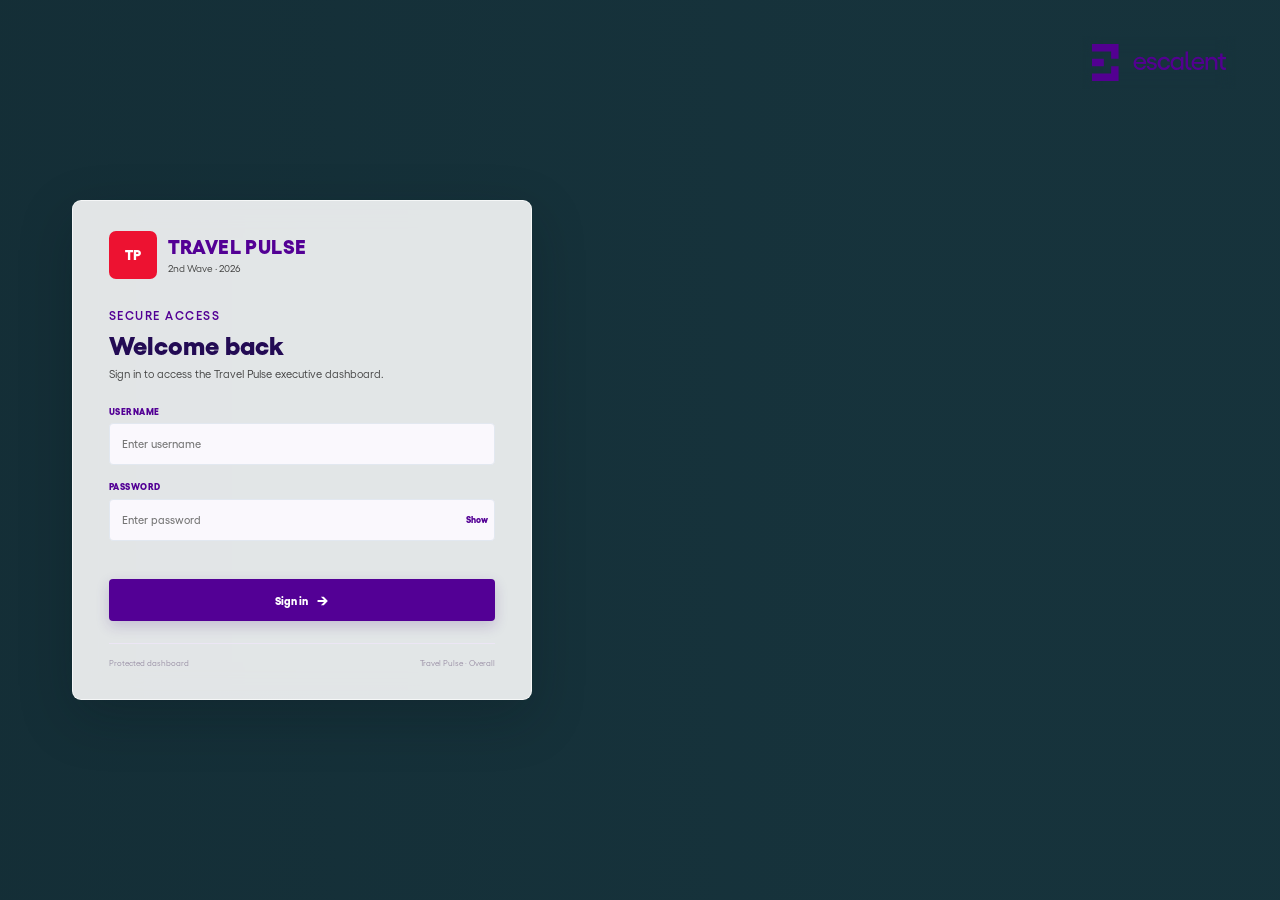
<file: login.html>
<!doctype html>
<html lang="en">
<head>
  <meta charset="UTF-8" />
  <meta name="viewport" content="width=device-width, initial-scale=1.0" />
  <title>Travel Pulse | Login</title>
  <link rel="preconnect" href="https://fonts.googleapis.com">
  <link rel="preconnect" href="https://fonts.gstatic.com" crossorigin>
  <link href="https://fonts.googleapis.com/css2?family=DM+Sans:wght@400;500;600;700&family=Manrope:wght@600;700;800&display=swap" rel="stylesheet">
  <link rel="stylesheet" href="styles.css" />
</head>
<body class="login-page">
  <img class="login-escalent-logo" src="escalent-logo.svg" alt="Escalent" />
  <main class="login-shell">
    <section class="login-card" aria-labelledby="loginTitle">
      <div class="login-brand">
        <div class="login-mark">TP</div>
        <div>
          <strong>Travel Pulse</strong>
          <span>2nd Wave · 2026</span>
        </div>
      </div>

      <div class="login-heading">
        <span class="section-tag">SECURE ACCESS</span>
        <h1 id="loginTitle">Welcome back</h1>
        <p>Sign in to access the Travel Pulse executive dashboard.</p>
      </div>

      <form id="loginForm" autocomplete="on">
        <label class="login-label" for="username">Username</label>
        <input class="login-input" id="username" name="username" type="text"
               placeholder="Enter username" autocomplete="username" required />

        <label class="login-label" for="password">Password</label>
        <div class="password-wrap">
          <input class="login-input" id="password" name="password" type="password"
                 placeholder="Enter password" autocomplete="current-password" required />
          <button class="password-toggle" id="togglePassword" type="button" aria-label="Show password">Show</button>
        </div>

        <div class="login-error" id="loginError" role="alert" aria-live="polite"></div>

        <button class="login-submit" type="submit">Sign in <span>→</span></button>
      </form>

      <div class="login-footer">
        <span>Protected dashboard</span>
        <span>Travel Pulse · Overall</span>
      </div>
    </section>
  </main>

  <script>
    // Change these two values to your preferred credentials.
    const VALID_USERNAME = "admin";
    const VALID_PASSWORD = "TravelPulse2026";

    if (sessionStorage.getItem("travelPulseAuth") === "1") {
      window.location.replace("toc.html");
    }

    const form = document.getElementById("loginForm");
    const error = document.getElementById("loginError");
    const password = document.getElementById("password");
    const toggle = document.getElementById("togglePassword");

    toggle.addEventListener("click", () => {
      const visible = password.type === "text";
      password.type = visible ? "password" : "text";
      toggle.textContent = visible ? "Show" : "Hide";
      toggle.setAttribute("aria-label", visible ? "Show password" : "Hide password");
    });

    form.addEventListener("submit", (event) => {
      event.preventDefault();
      const username = document.getElementById("username").value.trim();
      const pass = password.value;

      if (username === VALID_USERNAME && pass === VALID_PASSWORD) {
        sessionStorage.setItem("travelPulseAuth", "1");
        window.location.replace("toc.html");
      } else {
        error.textContent = "Invalid username or password. Please try again.";
        password.focus();
      }
    });
  </script>
</body>
</html>
</file>
<file: styles.css>
@font-face{font-family:"Yellix";src:url("yellix-font-family/YellixTRIAL-Thin-BF6719a048221ef.otf") format("opentype");font-weight:100;font-style:normal;font-display:swap}
@font-face{font-family:"Yellix";src:url("yellix-font-family/YellixTRIAL-Light-BF6719a04780b9c.otf") format("opentype");font-weight:300;font-style:normal;font-display:swap}
@font-face{font-family:"Yellix";src:url("yellix-font-family/YellixTRIAL-Regular-BF6719a047e6e10.otf") format("opentype");font-weight:400;font-style:normal;font-display:swap}
@font-face{font-family:"Yellix";src:url("yellix-font-family/YellixTRIAL-Medium-BF6719a047aad22.otf") format("opentype");font-weight:500;font-style:normal;font-display:swap}
@font-face{font-family:"Yellix";src:url("yellix-font-family/YellixTRIAL-SemiBold-BF6719a047e7243.otf") format("opentype");font-weight:600;font-style:normal;font-display:swap}
@font-face{font-family:"Yellix";src:url("yellix-font-family/YellixTRIAL-Bold-BF6719a047469e3.otf") format("opentype");font-weight:700;font-style:normal;font-display:swap}
@font-face{font-family:"Yellix";src:url("yellix-font-family/YellixTRIAL-ExtraBold-BF6719a04780ca1.otf") format("opentype");font-weight:800;font-style:normal;font-display:swap}
@font-face{font-family:"Yellix";src:url("yellix-font-family/YellixTRIAL-Black-BF6719a0485a132.otf") format("opentype");font-weight:900;font-style:normal;font-display:swap}
@font-face{font-family:"Yellix";src:url("yellix-font-family/YellixTRIAL-RegularItalic-BF6719a047e681b.otf") format("opentype");font-weight:400;font-style:italic;font-display:swap}
@font-face{font-family:"Yellix";src:url("yellix-font-family/YellixTRIAL-BoldItalic-BF6719a047469e5.otf") format("opentype");font-weight:700;font-style:italic;font-display:swap}
/* ================================================================
   TRAVEL PULSE — Design System (PPT-matched)
  Palette: Escalent Purple #530095, Turquoise #00B5AC,
        Deep Blue #230B54, Chartreuse #EEFF3B,
        Burnt Sienna #9A1B15, Mandarin #FF5635,
        Dark Grey #3F3F3F
   ================================================================ */
:root{
  --bg:#F8F8F8;
  --panel:#fff;
  --ink:#230B54;
  --muted:#3F3F3F;
  --line:#e2e8f0;
  --purple:#530095;
  --purple-2:#230B54;
  --purple-light:#530095;
  --blue:#00B5AC;
  --orange:#FF5635;
  --orange-2:#9A1B15;
  --green:#00B5AC;
  --yellow:#EEFF3B;
  --lilac:#b79ad1;
  --red:#9A1B15;
  --lav:#eeeaf5;
  --lav-2:#F8F8F8;
  --gray-step:#9ea7b3;
  --font-heading:"Yellix","Outfit","Plus Jakarta Sans","Manrope",system-ui,sans-serif;
  --font-body:"Helvetica Neue","Helvetica","Inter",system-ui,-apple-system,sans-serif;
  --shadow:0 4px 16px rgba(69,32,128,0.08);
  --shadow-card:0 2px 8px rgba(0,0,0,0.04)
}

article.card.airline-slide-card,
.tab-panel .card:has(> #carrierChangeChart),
.tab-panel .card:has(> #airlineStrategyChart),
.tab-panel .card:has(> .chart){
  height:450px;
}

*{box-sizing:border-box;margin:0;padding:0}
html{scroll-behavior:smooth}
body{background:#F8F8F8;color:var(--ink);font-family:var(--font-body);font-size:15px;line-height:1.5}
body,button,input,select,textarea{font-family:var(--font-body)}
h1,h2,h3,h4,h5,h6,.headline h1,.brand-product,.brand-escalent,.section-tag,.tab,.survey-card .card-head h2,.map-callout-title,.kpi-value,.gauge-value,.map-focus-name,.tab-question-head h2,.login-heading h1,.login-brand strong{font-family:var(--font-heading)}

/* ── TOP BAR ─────────────────────────────────────────────────── */
.topbar{
  display:flex;align-items:center;gap:18px;
  background:var(--purple);
  color:#fff;
  padding:0 18px 0 20px;min-height:62px;
  border-bottom:3px solid #000;
  box-shadow:inset 0 -1px 0 rgba(255,255,255,.12)
}
.brand{display:flex;align-items:center;gap:38px;min-width:240px;flex-shrink:0}
.brand-logo{
  width:92px;height:auto;display:block;
  filter:brightness(0) invert(1);
  opacity:1
}
.brand-copy{display:flex;align-items:baseline;gap:10px;flex-wrap:wrap}
.brand-escalent{font:700 13px var(--font-body);letter-spacing:.03em;color:#fff;opacity:.97}
.brand-product{font:700 16px var(--font-heading);letter-spacing:.02em;color:#fff;text-transform:none}
.headline{flex:1;min-width:0}
.headline h1{font-family:var(--font-heading);font-size:18px;line-height:1.3;margin:0;color:#fff;font-weight:700;letter-spacing:-0.2px;white-space:nowrap;overflow:hidden;text-overflow:ellipsis}
.topbar .sidebar-note{flex-shrink:0;text-align:right;display:flex;flex-direction:column;align-items:flex-end;gap:1px;line-height:1.1}
.topbar .sidebar-note small{color:rgba(255,255,255,.72);font-size:8.5px}
.topbar .sidebar-note strong{font:800 18px var(--font-heading);color:#fff}
.logout-btn{margin-left:auto}

/* ── TABS ────────────────────────────────────────────────────── */
.tabs{
  display:flex;gap:0;background:var(--lav);
  border-bottom:1px solid #c8bedd;
  padding:0 22px;position:sticky;top:0;z-index:20;overflow-x:auto
}
.tab{
  appearance:none;border:0;background:transparent;
  font:600 13.5px var(--font-heading);color:#7a6e8d;
  padding:10px 20px;cursor:pointer;
  border-bottom:3px solid transparent;
  white-space:nowrap;transition:color .12s
}
.tab:hover{color:var(--purple)}
.tab.active{
  color:var(--purple);background:#fff;
  border-bottom-color:currentColor;
  font-weight:800
}
.sentiment-view-tabs{margin:0 70px 14px}
@media (max-width:1350px){.sentiment-view-tabs{margin-right:12px;margin-left:12px}}

/* ── FILTER BAR ──────────────────────────────────────────────── */
.filters-bar{
  display:flex;align-items:center;gap:8px;
  background:#fff;border-bottom:1px solid var(--line);
  padding:7px 22px;position:sticky;top:38px;z-index:19;
  flex-wrap:nowrap;min-height:44px
}
.filters-bar.airline-filter-station,
.filters-bar.pov-filter-station{
  background:#fff;
  border-bottom-color:var(--line);
  box-shadow:none
}
.airline-filter-station .filter-title,
.airline-filter-station .filter-note,
.airline-filter-station .filter-selection-count,
.pov-filter-station .filter-title,
.pov-filter-station .filter-note,
.pov-filter-station .filter-selection-count{color:#8a7e98}
.airline-filter-station .multi-select{
  background:#fff;
  border-color:#d8cbed;
  color:var(--ink)
}
.airline-filter-station .segment-chip{
  background:#fff;
  color:var(--purple)
}
.airline-filter-station .chip-clear,
.airline-filter-station .reset-btn{
  background:#fff;
  border-color:#fff;
  color:var(--purple)
}
.pov-filter-station .multi-select,
.pov-filter-station .segment-chip,
.pov-filter-station .chip-clear,
.pov-filter-station .reset-btn{background:#fff;color:var(--purple);border-color:#c8bedd}

/* ── FLAT AIRLINE POV PRESENTATION ──────────────────────────── */
body.airline-active main{background:#f4f1fa}
body.airline-active .insight-banner{
  background:var(--purple);
  border-color:var(--purple);
  color:#fff;
  margin-top:8px
}
body.airline-active .airline-3d-card{
  padding:0;
  border:0;
  border-radius:0;
  background:transparent;
  box-shadow:none;
  overflow:visible
}
body.airline-active .airline-3d-head,
body.airline-active .airline-3d-shell,
body.airline-active .airline-3d-legend{display:flex}
body.airline-active .airline-3d-head{display:flex;flex-wrap:wrap}
body.airline-active .airline-3d-card{background:#fff;padding:10px;border:1px solid var(--line);border-radius:3px;box-shadow:var(--shadow-card)}
body.airline-active .airline-3d-shell{display:grid}
body.airline-active .airline-3d-kpis{
  grid-template-columns:repeat(5,1fr);
  gap:7px;
  margin:0 0 10px
}
body.airline-active .airline-3d-kpi{
  min-height:68px;
  padding:10px 12px;
  border-radius:2px;
  border-top:4px solid var(--purple);
  background:#fff;
  box-shadow:0 2px 5px rgba(35,22,58,.16)
}
body.airline-active .airline-3d-kpi:nth-child(2){border-top-color:var(--orange)}
body.airline-active .airline-3d-kpi:nth-child(3){border-top-color:var(--green)}
body.airline-active .airline-3d-kpi:nth-child(4){border-top-color:var(--blue)}
body.airline-active .airline-3d-kpi:nth-child(5){border-top-color:var(--red)}
body.airline-active .airline-3d-kpi .kpi-value{font-size:17px;color:var(--purple)}
body.airline-active .airline-top-flights{
  display:grid;grid-template-columns:repeat(8,1fr);gap:7px;margin:0 0 10px
}
body.airline-active .airline-flight-card{
  min-width:0;min-height:58px;display:flex;align-items:center;gap:7px;
  padding:7px 8px;background:#fff;border:1px solid var(--line);border-top:4px solid var(--purple);
  border-radius:2px;box-shadow:0 2px 5px rgba(35,22,58,.14)
}
body.airline-active .airline-flight-1{border-top-color:var(--orange)}
body.airline-active .airline-flight-2{border-top-color:var(--green)}
body.airline-active .airline-flight-3{border-top-color:var(--blue)}
body.airline-active .airline-flight-4{border-top-color:var(--red)}
body.airline-active .airline-flight-score{
  width:34px;height:34px;display:grid;place-items:center;flex:0 0 auto;border-radius:50%;
  background:var(--purple);color:#fff;font:800 14px Manrope
}
body.airline-active .airline-flight-1 .airline-flight-score{background:var(--orange)}
body.airline-active .airline-flight-2 .airline-flight-score{background:var(--green)}
body.airline-active .airline-flight-3 .airline-flight-score{background:var(--blue)}
body.airline-active .airline-flight-4 .airline-flight-score{background:var(--red)}
body.airline-active .airline-flight-card strong,
body.airline-active .airline-flight-card small{display:block;overflow:hidden;text-overflow:ellipsis;white-space:nowrap}
body.airline-active .airline-flight-card strong{font-size:8px;color:var(--ink)}
body.airline-active .airline-flight-card small{font-size:6.5px;color:var(--muted);margin-top:2px}
body.airline-active .airline-2d-fallback-row{display:none}
body.airline-active .grid.two{gap:8px;margin-bottom:8px}
body.airline-active .card{
  border-radius:2px;
  box-shadow:0 2px 5px rgba(35,22,58,.14)
}
body.airline-active .card-head{border-bottom:2px solid var(--purple)}
body.airline-active .card-head h2{font-size:13px;color:var(--purple)}
body.airline-active .section-tag{color:var(--purple)}
body.airline-active .tab-question-section{margin-top:10px}

@media(max-width:900px){
  body.airline-active .airline-3d-kpis{grid-template-columns:repeat(2,1fr)}
  body.airline-active .airline-top-flights{grid-template-columns:repeat(4,1fr)}
}

/* ── FLAT HOTEL POV PRESENTATION ────────────────────────────── */
body.hotel-active main{background:#f4f1fa}
body.hotel-active .insight-banner{
  background:var(--purple);
  border-color:var(--purple);
  color:#fff;
  margin-top:8px
}
body.hotel-active .hotel-kpis{
  display:grid;
  grid-template-columns:repeat(8,1fr);
  gap:7px;
  margin:0 0 10px
}
body.hotel-active .hotel-kpi-card{
  min-width:0;
  min-height:68px;
  display:flex;
  align-items:center;
  gap:8px;
  padding:8px 9px;
  background:#fff;
  border:1px solid var(--line);
  border-top:4px solid var(--purple);
  border-radius:2px;
  box-shadow:0 2px 5px rgba(35,22,58,.16)
}
body.hotel-active .hotel-kpi-1{border-top-color:var(--orange)}
body.hotel-active .hotel-kpi-2{border-top-color:var(--green)}
body.hotel-active .hotel-kpi-3{border-top-color:var(--blue)}
body.hotel-active .hotel-kpi-4{border-top-color:var(--red)}
body.hotel-active .hotel-kpi-score{
  width:38px;height:38px;display:grid;place-items:center;flex:0 0 auto;
  border-radius:50%;background:var(--purple);color:#fff;font:800 15px Manrope
}
body.hotel-active .hotel-kpi-1 .hotel-kpi-score{background:var(--orange)}
body.hotel-active .hotel-kpi-2 .hotel-kpi-score{background:var(--green)}
body.hotel-active .hotel-kpi-3 .hotel-kpi-score{background:var(--blue)}
body.hotel-active .hotel-kpi-4 .hotel-kpi-score{background:var(--red)}
body.hotel-active .hotel-kpi-card strong,
body.hotel-active .hotel-kpi-card small{display:block;overflow:hidden;text-overflow:ellipsis;white-space:nowrap}
body.hotel-active .hotel-kpi-card strong{font-size:9px;color:var(--ink)}
body.hotel-active .hotel-kpi-card small{font-size:7px;color:var(--muted);margin-top:2px}
body.hotel-active [data-panel="hotel"] .map-row{display:none}
body.hotel-active .card{
  border-radius:2px;
  box-shadow:0 2px 5px rgba(35,22,58,.14)
}
body.hotel-active .card-head{border-bottom:2px solid var(--purple)}
body.hotel-active .card-head h2{font-size:13px;color:var(--purple)}
body.hotel-active .section-tag{color:var(--purple)}
body.hotel-active .grid.two{gap:8px;margin-bottom:8px}
body.hotel-active .tab-question-section{margin-top:10px}

@media(max-width:1100px){
  body.hotel-active .hotel-kpis{grid-template-columns:repeat(4,1fr)}
}
@media(max-width:600px){
  body.hotel-active .hotel-kpis{grid-template-columns:repeat(2,1fr)}
}

  /* ── DESTINATION POV ────────────────────────────────────────── */
  body.destination-active main{background:#f4f1fa}
  body.destination-active .insight-banner{
    background:var(--purple);border-color:var(--purple);color:#fff;margin-top:8px
  }
  body.destination-active .grid.two{gap:8px;margin-bottom:8px}
  body.destination-active .card{
    border-radius:2px;box-shadow:0 2px 5px rgba(35,22,58,.14)
  }
  body.destination-active .card-head{border-bottom:2px solid var(--purple)}
  body.destination-active .card-head h2,
  body.destination-active .section-tag{color:var(--purple)}
  .tab-panel[data-panel="overview"] .tab-question-section,
  .tab-panel[data-panel="behaviour"] .tab-question-section,
  .tab-panel[data-panel="airline"] .tab-question-section,
  .tab-panel[data-panel="hotel"] .tab-question-section{display:none}
  .destination-kpis{
    display:grid;grid-template-columns:repeat(4,1fr);gap:7px;margin:0 0 10px
  }
  .destination-kpi{
    min-height:68px;padding:10px 12px;background:#fff;border:1px solid var(--line);
    border-top:4px solid var(--purple);border-radius:2px;box-shadow:0 2px 5px rgba(35,22,58,.16)
  }
  .destination-kpi-1{border-top-color:var(--orange)}
  .destination-kpi-2{border-top-color:var(--green)}
  .destination-kpi-3{border-top-color:var(--blue)}
  .destination-kpi span{display:block;color:var(--muted);font-size:8px;text-transform:uppercase;letter-spacing:.06em}
  .destination-kpi strong{display:block;color:var(--purple);font:800 18px Manrope;margin-top:5px;white-space:nowrap;overflow:hidden;text-overflow:ellipsis}
  .destination-market-card{margin-bottom:10px}
  .destination-market-table{font-size:10px}
  .destination-table-head,.destination-table-row{display:grid;grid-template-columns:1.2fr 2fr .8fr 1.2fr;gap:10px;align-items:center;padding:7px 10px;border-bottom:1px solid #e6dff0}
  .destination-table-head{background:var(--purple);color:#fff;font-size:8px;font-weight:800;text-transform:uppercase;letter-spacing:.05em}
  .destination-table-row:nth-child(odd){background:#faf8fd}
  .destination-table-row strong{color:var(--purple)}
  .destination-table-row span:last-child{color:var(--green);font-weight:800}
  .market-profile{margin:8px 0 10px;background:#fff;border:1px solid var(--line);padding:10px;box-shadow:var(--shadow-card)}
  .market-profile-head{display:flex;justify-content:space-between;align-items:flex-start;gap:10px;margin-bottom:8px}
  .market-profile-head h2{margin-top:2px;color:var(--purple);font-size:14px}
  .market-profile-grid{display:grid;grid-template-columns:repeat(6,1fr);gap:7px}
  .market-profile-card{min-width:0;min-height:64px;padding:9px 10px;border:1px solid var(--line);border-top:4px solid var(--purple);background:#faf8fd}
  .market-profile-1{border-top-color:var(--orange)}
  .market-profile-2{border-top-color:var(--green)}
  .market-profile-3{border-top-color:var(--blue)}
  .market-profile-card span{display:block;color:var(--muted);font-size:8px;text-transform:uppercase;letter-spacing:.05em}
  .market-profile-card strong{display:block;margin-top:5px;color:var(--purple);font:800 13px Manrope;white-space:nowrap;overflow:hidden;text-overflow:ellipsis}
  @media(max-width:800px){
    .destination-kpis{grid-template-columns:repeat(2,1fr)}
    .destination-table-head,.destination-table-row{grid-template-columns:1fr 1.5fr .7fr 1fr;font-size:9px}
    .market-profile-grid{grid-template-columns:repeat(2,1fr)}
  }
.filter-title{
  font-size:12px;font-weight:800;text-transform:uppercase;
  color:var(--purple);margin:0 6px 0 0;flex:0 0 auto
}
.filter-actions{
  display:flex;align-items:center;gap:6px;
  margin-left:auto;flex-shrink:0;white-space:nowrap
}
.filter-label{
  display:block;font-size:7px;color:#8a7e98;font-weight:700;
  text-transform:uppercase;letter-spacing:.04em;margin-bottom:2px
}
.filter-control{min-width:120px;flex:0 0 auto;position:relative}
.multi-select{
  width:100%;min-height:28px;border:1px solid #d2c8e6;
  background:#f6f3fb;border-radius:3px;
  padding:4px 22px 4px 7px;color:var(--ink);
  font-size:12px;font-weight:700;cursor:pointer;
  text-align:left;position:relative;
  white-space:nowrap;overflow:hidden;text-overflow:ellipsis
}
.multi-select:after{content:"▾";position:absolute;right:7px;top:5px;color:#8a7e98;font-size:10px}
.multi-select:focus,.multi-select.open{border-color:currentColor;outline:none;box-shadow:none}
.multi-menu{
  position:absolute;left:0;right:0;top:100%;margin-top:2px;
  background:#fff;border:1px solid #d2c8e6;
  box-shadow:0 6px 16px rgba(69,32,128,.14);
  padding:4px;z-index:50;display:none;
  max-height:220px;overflow:auto
}
.multi-menu.open{display:block}
.multi-search{
  display:block;width:100%;height:25px;margin:0 0 4px;padding:4px 6px;
  border:1px solid #d2c8e6;border-radius:3px;background:#faf8fd;
  color:var(--ink);font:500 9px "DM Sans",sans-serif;outline:none
}
.multi-search:focus{border-color:var(--purple);box-shadow:0 0 0 2px rgba(69,32,128,.1)}
.multi-option{
  display:flex;align-items:center;gap:6px;
  padding:5px 5px;font-size:9px;color:#5a4f68;cursor:pointer;line-height:1.15
}
.multi-option:hover{background:#f2edf8}
.multi-option input{accent-color:var(--purple);width:11px;height:11px;margin:0;flex:0 0 auto}
.multi-option.all{border-bottom:1px solid #ede9f5;margin-bottom:3px;font-weight:800;color:var(--purple)}
.filter-selection-count{font-size:7px;color:#8d819b;margin-top:1px;min-height:8px}
.filter-note{font-size:8.5px;color:#8a7e98;white-space:nowrap}
.reset-btn{
  border:1px solid #c8bedd;background:#fff;border-radius:3px;
  padding:5px 10px;font-size:12px;font-weight:800;
  color:var(--purple);cursor:pointer
}
.reset-btn:hover{background:#f5f0fb;border-color:var(--orange)}
.segment-chip{
  font-size:9.5px;font-weight:700;color:#fff;background:var(--purple);
  border:none;padding:4px 10px;border-radius:20px;white-space:nowrap
}
.sentiment-pulse-card{margin-bottom:10px}
.sentiment-pulse-kpis{display:grid;grid-template-columns:repeat(4,1fr);gap:7px;margin-bottom:8px}
.sentiment-pulse-kpi{min-width:0;padding:10px 12px;background:#faf8fd;border:1px solid var(--line);border-top:3px solid var(--purple)}
.sentiment-pulse-kpi-1{border-top-color:var(--orange)}
.sentiment-pulse-kpi-2{border-top-color:var(--green)}
.sentiment-pulse-kpi-3{border-top-color:var(--blue)}
.sentiment-pulse-kpi span,.sentiment-pulse-kpi small{display:block;color:var(--muted);font-size:8px;text-transform:uppercase;letter-spacing:.04em}
.sentiment-pulse-kpi strong{display:block;color:var(--purple);font:800 21px Manrope;margin:4px 0}
.sentiment-method-note{color:var(--muted);font-size:9px;margin-top:3px}
.social-toolbar{margin-bottom:10px}.social-wave-filter{display:flex;align-items:center;gap:8px;margin:0 0 9px;color:var(--muted);font-size:9px;font-weight:800;text-transform:uppercase}.social-wave-filter select{border:1px solid var(--line);background:#faf8fd;color:var(--ink);padding:5px 8px;font:700 10px "DM Sans";border-radius:3px}.social-kpis{display:grid;grid-template-columns:repeat(4,1fr);gap:7px}.social-kpi{padding:10px 12px;background:#faf8fd;border:1px solid var(--line);border-top:3px solid var(--purple)}.social-kpi:nth-child(2){border-top-color:var(--green)}.social-kpi:nth-child(3){border-top-color:var(--orange)}.social-kpi:nth-child(4){border-top-color:var(--blue)}.social-kpi span,.social-kpi small{display:block;color:var(--muted);font-size:8px;text-transform:uppercase}.social-kpi strong{display:block;color:var(--purple);font:800 20px Manrope;margin:4px 0}.social-method-note{color:var(--muted);font-size:9px;margin:10px 0 18px}
.chip-clear{
  border:1px solid #ddd2f0;background:#fff;color:#8a7e98;
  border-radius:50%;width:16px;height:16px;font-size:8px;
  cursor:pointer;display:flex;align-items:center;justify-content:center;padding:0;margin-left:-3px
}
.chip-clear:hover{background:var(--red);border-color:var(--red);color:#fff}

/* ── MAIN LAYOUT ─────────────────────────────────────────────── */
main{padding:10px 22px 18px;max-width:1600px;width:100%;margin:auto}
.tab-panel[hidden], [hidden]{display:none !important}
.tab-intro{color:var(--muted);font-size:10px;margin:0 0 8px;padding:7px 10px;background:#fff;border-left:3px solid var(--orange)}

/* ── SECTION LABELS & HEADINGS ───────────────────────────────── */
.section-tag{
  font-size:7.5px;letter-spacing:.10em;font-weight:800;
  color:var(--purple);text-transform:uppercase;display:block;margin-bottom:2px
}
h2{font-family:Manrope,sans-serif;font-size:12px;margin:0;color:var(--ink);line-height:1.3}

/* ── INSIGHT BANNER ──────────────────────────────────────────── */
.insight-banner{
  display:flex;align-items:flex-start;gap:8px;
  background:var(--purple);color:#fff;
  border-radius:3px;padding:9px 12px;margin:0 0 10px;
  font-size:10px;line-height:1.5
}
.insight-banner b,.insight-banner strong{color:var(--yellow)}
.insight-tag{
  flex:0 0 auto;font-size:7.5px;font-weight:800;letter-spacing:.08em;
  color:var(--purple);text-transform:uppercase;
  background:var(--yellow);padding:3px 6px;border-radius:2px;margin-top:1px
}
.insight-context{color:rgba(255,255,255,.65);font-size:9px}

.tab-panel[data-panel="behaviour"] > .insight-banner{
  display:grid;
  grid-template-columns: 160px minmax(0,1fr);
  gap:0;
  align-items:stretch;
  padding:0;
  overflow:hidden;
  min-height:150px;
  border-radius:4px 4px 0 0;
}
.tab-panel[data-panel="behaviour"] > .insight-banner .insight-tag{
  display:flex;
  align-items:center;
  justify-content:flex-start;
  background:var(--purple);
  color:#fff;
  border-radius:0;
  font-size:14px;
  letter-spacing:.08em;
  padding:18px 14px 18px 20px;
  margin:0;
  min-height:100%;
  line-height:1.1;
}
.tab-panel[data-panel="behaviour"] > .insight-banner #behaviourInsight{
  display:flex;
  flex-direction:column;
  justify-content:center;
  gap:10px;
  background:var(--purple);
  color:#fff;
  padding:16px 18px 18px 18px;
  font-size:15px;
  line-height:1.35;
}
.tab-panel[data-panel="behaviour"] > .insight-banner #behaviourInsight .insight-bullet{
  display:block;
  position:relative;
  padding-left:14px;
  color:#fff;
}
.tab-panel[data-panel="behaviour"] > .insight-banner #behaviourInsight .insight-bullet::before{
  content:"-";
  position:absolute;
  left:0;
  top:0;
  color:#fff;
}
.tab-panel[data-panel="behaviour"] > .insight-banner #behaviourInsight b,
.tab-panel[data-panel="behaviour"] > .insight-banner #behaviourInsight strong{
  color:#fff;
}

/* ── SOURCE OVERVIEW MAP BANNER BAR ─────────────────────────── */
.map-banner-bar{
  background:var(--purple);
  color:#fff;font-size:10px;font-weight:600;
  padding:7px 14px;margin-bottom:0;
  border-radius:3px 3px 0 0;
  display:flex;align-items:center;gap:8px;
  letter-spacing:.01em;line-height:1.4
}

/* ── SOURCE OVERVIEW 4-PANEL LAYOUT ─────────────────────────── */
.overview-map-wrapper{
  display:grid;
  grid-template-columns:1.65fr 1fr;
  gap:0;
  margin-bottom:10px;
  min-height:390px;
  border:1px solid var(--line);
  border-top:none;
  border-radius:0 0 3px 3px;
  overflow:hidden;
  background:#fff;
  box-shadow:var(--shadow-card)
}
.overview-map-left{
  background:#f8f5fc;
  position:relative;
  min-height:390px;
  display:flex;flex-direction:column;
  border-right:1px solid var(--line)
}
.overview-map-container{
  flex:1 1 auto;
  width:100%;
  min-height:350px;
  position:relative;overflow:hidden
}
.overview-map-right{
  background:#fff;
  display:flex;flex-direction:column;
  min-height:390px;
  overflow:hidden
}
.overview-map-wrapper--wide{
  grid-template-columns:1fr;
}
.overview-map-wrapper--wide .overview-map-left{
  border-right:0;
}
.overview-map-wrapper--wide > .overview-map-right{
  display:none !important;
}
.q9b-tab-badge{
  display:none !important;
}

/* ── HEAT MAP 5-BUCKET LEGEND (overview) ────────────────────── */
.heat-legend{
  display:flex;align-items:center;gap:0;
  padding:6px 12px 8px;
  flex-shrink:0
}
.heat-legend-swatch{
  width:32px;height:11px;
  display:inline-block;
  cursor:default
}
.heat-legend-label{
  font-size:7.5px;font-weight:700;color:#6f5a9e;
  padding:0 5px;white-space:nowrap;
  letter-spacing:.02em
}

/* ── MARKET SNAPSHOT PANEL (right side) ─────────────────────── */
.msnap-header{
  background:var(--purple);color:#fff;
  padding:8px 12px;
  display:flex;justify-content:space-between;align-items:center;
  flex-shrink:0
}
.msnap-header h3{font:700 11px Manrope;margin:0;letter-spacing:.02em}
.msnap-header .msnap-tag{
  background:var(--orange);color:#fff;
  font-size:8px;font-weight:800;padding:2px 7px;border-radius:2px;
  letter-spacing:.04em;text-transform:uppercase
}
.msnap-kpis{
  display:grid;grid-template-columns:repeat(3,1fr);
  gap:1px;background:var(--line);
  flex-shrink:0
}
.msnap-kpi{
  background:#fff;padding:10px 8px;text-align:center
}
.msnap-kpi-label{font-size:8px;color:#8a7e98;line-height:1.3;margin-bottom:4px}
.msnap-kpi-val{font:800 22px Manrope}
.msnap-kpi-val.leisure{color:#4eae68}
.msnap-kpi-val.business{color:var(--orange)}
.msnap-kpi-val.bleisure{color:var(--purple)}
.msnap-divider{height:1px;background:var(--line);flex-shrink:0}
.msnap-dest-head{
  padding:7px 12px 4px;
  font-size:9px;font-weight:800;color:var(--purple);
  letter-spacing:.04em;text-transform:uppercase;
  flex-shrink:0
}
.msnap-dest-list{
  flex:1 1 auto;max-height:260px;overflow-y:auto;padding:0 12px 8px;
  display:flex;flex-direction:column;gap:3px
}
.msnap-dest-item{
  display:grid;grid-template-columns:20px 1fr auto;
  align-items:center;gap:8px;
  padding:5px 4px;
  border-bottom:1px solid #f0ecf8;
  border-radius:4px;
  transition: background 0.15s ease;
}
.msnap-dest-item:hover{
  background: rgba(69,32,128,0.04);
}
.msnap-dest-rank{
  width:20px;height:20px;border-radius:50%;
  background:#ede8f5;color:var(--purple);
  display:grid;place-items:center;
  font-size:9px;font-weight:800;flex-shrink:0
}
.msnap-dest-rank.rank1{background:#ff7f2a;color:#fff}
.msnap-dest-rank.rank-top5{background:var(--purple);color:#fff}
.msnap-dest-rank.rank-other{background:#ede8f5;color:#8a7e98}
.msnap-dest-name{font-size:11px;font-weight:600;color:var(--ink)}
.msnap-dest-count{font-size:9.5px;color:#8a7e98;font-weight:700}

/* ── MAP CALLOUT (selected country popup) ───────────────────── */
.map-callout{
  position:absolute;
  background:#1e1530;color:#fff;
  border-radius:4px;padding:10px 14px;
  min-width:160px;pointer-events:none;
  box-shadow:0 4px 16px rgba(30,21,48,.35);
  font-size:9px;line-height:1.6;
  z-index:10
}
.map-callout::after{
  content:'';position:absolute;left:16px;bottom:-6px;
  border:6px solid transparent;border-bottom:none;
  border-top-color:#1e1530
}
.map-callout-title{font:800 12px Manrope;color:#fff;margin-bottom:4px}
.map-callout-tsi{color:var(--yellow);font-weight:700}
.map-callout-hint{color:rgba(255,255,255,.6);font-size:8px;margin-top:4px}


/* ── CARDS ───────────────────────────────────────────────────── */
.grid{display:grid;gap:10px;margin-bottom:10px;align-items:stretch}
.grid.two{grid-template-columns:1fr 1fr}
#stagePlan .plan-timing-grid{grid-template-columns:repeat(2,minmax(0,1fr))}
#stagePlan .plan-timing-grid .card{height:480px}
#stagePlan .card:has(> #planTripDurationPie){height:480px}
#stagePlan .card:has(> #planSegmentBudgetPie){height:480px}
#stagePlan .card:has(> #planTripDurationPie)>.demographic-3d-chart,
#stagePlan .plan-timing-grid .demographic-3d-chart{min-height:420px;overflow:visible}
#stagePlan .card:has(> #planSegmentBudgetPie)>.demographic-3d-chart{min-height:340px;overflow:visible}
.card{
  background:var(--panel);border:1px solid var(--line);
  border-radius:3px;padding:10px;box-shadow:var(--shadow-card);
  min-width:0;min-height:0;overflow:hidden;position:relative;
  display:flex;flex-direction:column
}
.tab-panel .card:has(> .chart){height:320px}
.tab-panel .card:has(> .chart) > .chart{min-height:0;flex:1 1 auto;overflow-y:auto;overflow-x:hidden}
.tab-panel .card:has(> #ttLeisureKpi),
.tab-panel .card:has(> #ttBusinessKpi),
.tab-panel .card:has(> #ttBleisureKpi){height:140px}
/* PPT-style: orange accent dot at top-right of card header */
.card-head{
  display:flex;justify-content:space-between;align-items:flex-start;
  margin-bottom:6px;gap:8px;
  border-bottom:1px solid #ece6f5;padding-bottom:5px
}
.low-sample-badge{display:inline-flex;align-items:center;justify-content:center;width:22px;height:22px;margin-left:6px;flex:0 0 22px;vertical-align:middle;cursor:help}
.low-sample-badge img{display:block;width:100%;height:100%;object-fit:contain}
.low-sample-badge:focus-visible{outline:2px solid #530095;outline-offset:2px;border-radius:4px}
.low-sample-hover-tooltip{position:fixed;z-index:10030;display:none;width:max-content;max-width:min(240px,calc(100vw - 24px));box-sizing:border-box;padding:9px 12px;border:1px solid rgba(255,255,255,.16);border-radius:7px;background:#221345;color:#fff;box-shadow:0 10px 26px rgba(24,12,48,.24);font:700 11px/1.35 "DM Sans",sans-serif;text-align:left;white-space:normal;pointer-events:none}
.low-sample-hover-tooltip.is-visible{display:block}
.low-sample-tooltip{display:flex;align-items:center;gap:5px;margin-top:4px;color:#fff;font-size:9px;font-weight:700}
.low-sample-tooltip .low-sample-badge{width:18px;height:18px;flex-basis:18px;margin:0}
.card-head>div{min-width:0}
.card-head h2{overflow-wrap:anywhere;font-size:12px}
.mini-note{
  font-size:8px;color:#7d728d;background:#f3eff8;
  padding:3px 6px;border-radius:2px;white-space:nowrap
}
.card-head-actions{display:flex;align-items:center;gap:6px;flex-shrink:0}
.plan-budget-grid{grid-template-columns:repeat(2,minmax(0,1fr))}
.plan-budget-card{min-height:320px}
.plan-budget-reasons-card{min-height:320px}
.plan-share-wrap{width:100%;height:100%;min-height:220px;padding:18px 18px 12px;display:flex;flex-direction:column;justify-content:center;gap:22px}
.plan-share-track{display:flex;width:100%;height:48px;overflow:hidden;border-radius:3px;background:#eeeaf5}
.plan-share-segment{appearance:none;min-width:1px;height:100%;padding:0;border:0;border-right:2px solid #fff;color:#fff;font:800 11px var(--font-heading);cursor:pointer;transition:filter .14s ease,box-shadow .14s ease}
.plan-share-segment:hover,.plan-share-segment.is-selected{filter:brightness(1.1);box-shadow:inset 0 0 0 2px rgba(35,11,84,.55)}
.plan-share-legend{display:grid;gap:8px}
.plan-share-legend-item{appearance:none;display:grid;grid-template-columns:12px minmax(0,1fr) auto;align-items:center;gap:9px;width:100%;padding:3px 5px;border:1px solid #e5dfeb;border-radius:4px;background:#fff;color:#3f3f3f;text-align:left;font:600 11px var(--font-body);cursor:pointer}
.plan-share-legend-item:hover,.plan-share-legend-item.is-selected{background:#f4eff8;border-color:#bda9d2}
.plan-share-legend-item strong{color:#530095;font:800 11px var(--font-heading)}
.plan-share-swatch{width:11px;height:11px;border-radius:2px}
.plan-share-label{min-width:0;overflow-wrap:anywhere}
.plan-timing-chart.pp-host{height:100%;min-height:0;padding:10px 8px 0;overflow:visible}
.plan-timing-chart .pp-bars{width:100%;height:auto}
.plan-timing-chart .pp-ylab text{font-size:11px}
.plan-timing-chart .pp-val{font-size:11px}
.plan-timing-chart .axis text{font-size:9px}
.plan-budget-reason-tabs{display:flex;gap:8px;margin-bottom:12px;align-items:center;flex-wrap:wrap}
.chart-type-picker{
  margin-left:auto;
  display:flex;
  align-items:center;
  gap:7px;
  flex:0 0 auto;
  color:var(--muted);
  font-size:8px;
  font-weight:800;
  text-transform:uppercase;
  letter-spacing:.05em;
  white-space:nowrap
}
.chart-type-picker select{
  min-width:130px;
  height:30px;
  padding:0 26px 0 9px;
  border:1px solid #c8bedd;
  border-radius:4px;
  background:#f6f3fb;
  color:var(--purple);
  font:700 10px "DM Sans",sans-serif;
  cursor:pointer;
  outline:none
}
.chart-type-picker select:hover,
.chart-type-picker select:focus{
  border-color:currentColor;
  background:#fff;
  box-shadow:none
}
body.airline-active .chart-type-picker select,
body.hotel-active .chart-type-picker select,
body.destination-active .chart-type-picker select{
  min-width:145px;
  height:32px;
  background:#fff
}
@media(max-width:600px){
  .chart-type-picker{width:100%;justify-content:flex-end;margin-top:4px}
  .chart-type-picker select{min-width:145px}
}

/* ── KPI GRID ────────────────────────────────────────────────── */
.kpi-grid{display:grid;grid-template-columns:repeat(5,1fr);gap:8px;margin:3px 0 10px}
.kpi{
  background:var(--panel);border:1px solid var(--line);
  border-radius:3px;padding:10px 12px;
  box-shadow:var(--shadow-card);position:relative;overflow:hidden
}
.kpi::before{
  content:"";position:absolute;top:0;left:0;right:0;height:3px;background:var(--purple)
}
.kpi:nth-child(2)::before{background:var(--orange)}
.kpi:nth-child(3)::before{background:var(--blue)}
.kpi:nth-child(4)::before{background:var(--green)}
.kpi:nth-child(5)::before{background:var(--yellow)}
.kpi-label{font-size:8px;color:var(--muted);font-weight:800;text-transform:uppercase;letter-spacing:.05em}
.kpi-value{font:800 22px Manrope;margin:4px 0 2px;color:var(--purple)}
.kpi-sub{font-size:8px;color:#8a7e98;line-height:1.4}

/* ── CHART CONTAINERS ────────────────────────────────────────── */
.chart{width:100%;min-height:250px;position:relative;min-width:0;overflow:hidden;flex:1 1 auto}
.chart.long-chart{overflow-y:auto;overflow-x:hidden}
.chart.long-chart{
  max-height:620px;overflow-y:auto;overflow-x:hidden;
  border:1px solid #ece6f5;background:#fff;padding:0 2px 2px
}
#finalizedDestChart.chart{
  height:500px!important;min-height:0!important;max-height:500px!important;flex:1 1 auto;
  overflow-x:hidden!important;overflow-y:auto!important;scrollbar-gutter:stable;
}
#finalizedDestChart .gridline line{display:none}
#finalizedDestChart::-webkit-scrollbar{width:8px}
#finalizedDestChart::-webkit-scrollbar-track{background:#e8eef6}
#finalizedDestChart::-webkit-scrollbar-thumb{background:#0055A5;border-radius:4px}
#planBudgetReasonsChart.chart{
  min-height:0!important;overflow-x:hidden!important;overflow-y:auto!important;scrollbar-gutter:stable;
}
#planBudgetReasonsChart::-webkit-scrollbar{width:8px}
#planBudgetReasonsChart::-webkit-scrollbar-track{background:#e8eef6}
#planBudgetReasonsChart::-webkit-scrollbar-thumb{background:#0055A5;border-radius:4px}
#stageBook > .grid.two:first-child{grid-auto-rows:1fr}
#stageBook > .grid.two:first-child > .card{height:auto}
#stageBook > .grid.two:nth-child(2) > .card{height:380px!important}
#stageBook > .grid.two:nth-child(2) > .card > .chart{min-height:0!important;flex:1 1 auto}
#stageBook #packageTypeDonut .pp-wrap{display:grid!important;grid-template-columns:minmax(0,1fr);align-items:center;justify-content:center!important;gap:8px;padding:0!important}
#stageBook #packageTypeDonut .pp-chart{display:flex;width:100%;justify-content:center;justify-self:center}
#stageBook #packageTypeDonut .pp-legend{display:grid!important;width:100%;max-width:none!important;grid-template-columns:repeat(2,minmax(0,1fr))!important;align-content:start;gap:3px 8px;flex:initial!important}
#stageBook #packageTypeDonut .pp-legend .pp-row{grid-column:auto!important;grid-template-columns:10px minmax(0,1fr) 42px}
.chart.long-chart svg{display:block;max-width:100%;height:auto}
.sentiment-pulse-chart{overflow:hidden!important}
.donut-chart{display:flex;flex-direction:column;align-items:center;justify-content:center;gap:2px;overflow:hidden!important;padding:0 4px 4px}
.donut-chart svg{display:block;flex:0 0 auto;max-width:100%;height:auto}
.donut-legend{display:flex;flex-wrap:wrap;justify-content:center;align-items:flex-start;gap:5px 12px;width:100%;padding:0 4px;color:#5f536f;font-size:8px;line-height:1.2;text-align:left}
.donut-legend-item{display:grid;grid-template-columns:8px minmax(64px,1fr) auto;align-items:start;gap:4px;max-width:100%;min-width:0;white-space:normal;overflow:visible}
.donut-legend-swatch{width:8px;height:8px;border-radius:50%;flex:0 0 auto}
.donut-legend-label{display:-webkit-box;-webkit-line-clamp:2;-webkit-box-orient:vertical;overflow:hidden;line-height:1.15;max-width:150px}
.donut-legend-value{font-weight:900;color:#230B54;white-space:nowrap}
.axis text{
  fill:#000;
  font-size:10px;
  font-weight:600;
}
.axis path,.axis line{stroke:#d9d0e9}
.gridline line{stroke:#eeeaf4}
.gridline path{display:none}
.donut-center{font:800 20px Manrope;fill:var(--purple)}
.donut-sub{font-size:8px;fill:#8a7e98}
.x-axis-hidden text,
.x-axis-hidden tspan{display:none!important}
.legend text{font-size:8.5px;fill:#5f536f}
.sentiment-value{pointer-events:none}

body.segments-active #filtersBar{display:none!important}
.segments-page-head{display:flex;align-items:flex-end;justify-content:space-between;gap:16px;margin:4px 0 14px;padding-bottom:12px;border-bottom:1px solid #e6def1}
.segments-page-title{min-width:0}
.segments-filter-slot{position:relative;z-index:21;flex:0 0 280px}
.segments-filter-slot .filter-control{width:100%;min-width:0}
.segments-page-head h2{margin:4px 0 0;color:#230b54;font:800 21px Manrope}
.segments-view-tabs{display:flex;gap:24px;margin-bottom:14px;border-bottom:1px solid #ded6e9}
.segments-view-tab{padding:10px 2px;border:0;border-bottom:3px solid transparent;background:transparent;color:#71667e;font:800 12px Manrope;cursor:pointer}
.segments-view-tab:hover{color:#530095}
.segments-view-tab.active{border-bottom-color:#530095;color:#530095}
.segments-view-panel[hidden]{display:none!important}
.segments-view-panel{--segments-cohort-header-height:184px}
.segment-cohort-sticky{position:sticky;top:42px;z-index:15;display:grid;grid-template-columns:repeat(3,minmax(0,1fr));gap:12px;align-items:start;height:var(--segments-cohort-header-height);padding:8px 0 10px;background:var(--bg)}
.segment-cohort-sticky .segment-profile-card{height:166px}
.segment-question-stack{display:grid;gap:0px}
.segment-question-section{min-width:0}
.segment-question-heading{position:sticky;top:calc(42px + var(--segments-cohort-header-height));z-index:14;margin-bottom:6px;padding:4px 2px 5px;border-bottom:1px solid #ded6e9;background:var(--bg)}
.segment-question-heading h3{margin:0;color:#342a3b;font:800 14px Manrope;line-height:1.25}
.segment-spend-section-heading h3{margin:0;color:#342a3b;font:800 14px Manrope;line-height:1.25}
.segment-spend-section-heading{margin:8px -10px 10px;padding:6px 2px 5px;border-top:1px solid #ded6e9}
.segment-cohort-grid,.segment-outcome-grid{display:grid;grid-template-columns:repeat(3,minmax(0,1fr));gap:12px;align-items:stretch;margin-bottom:16px}
.segment-outcome-grid{margin-left:-10px;margin-right:-10px}
.segment-profile-card,.segment-spend-card{min-width:0;overflow:hidden;border:1px solid #e7e0f1;border-radius:5px;background:#fff;box-shadow:0 5px 18px rgba(35,11,84,.05)}
.segment-profile-card--bars{padding:14px;display:flex;flex-direction:column}
.segment-question-section[aria-label^="Q3 "] .segment-profile-card--bars{height:380px}
.segment-question-section[aria-label^="Q3 "] .segment-profile-body{display:flex;flex:1;flex-direction:column;min-height:0;overflow:hidden}
.segment-question-section[aria-label^="Q3 "] .segment-question-chart{flex:1;min-height:0!important;overflow-x:hidden!important;overflow-y:auto!important;scrollbar-gutter:stable;scrollbar-width:thin;scrollbar-color:#9a8aa9 #f2eef5}
.segment-question-section[aria-label^="Q3 "] .segment-question-chart::-webkit-scrollbar{width:8px}
.segment-question-section[aria-label^="Q3 "] .segment-question-chart::-webkit-scrollbar-track{background:#f2eef5;border-radius:4px}
.segment-question-section[aria-label^="Q3 "] .segment-question-chart::-webkit-scrollbar-thumb{background:#9a8aa9;border-radius:4px}
.segment-question-section[aria-label^="Q14 "] .segment-profile-card--bars{height:380px}
.segment-question-section[aria-label^="Q14 "] .segment-profile-body{display:flex;flex:1;flex-direction:column;min-height:0;overflow:hidden}
.segment-question-section[aria-label^="Q14 "] .seg-viz{flex:1;align-items:stretch;justify-content:flex-start;min-height:0;overflow-x:hidden;overflow-y:auto;scrollbar-gutter:stable;scrollbar-width:thin;scrollbar-color:#9a8aa9 #f2eef5}
.segment-question-section[aria-label^="Q14 "] .seg-viz::-webkit-scrollbar{width:8px}
.segment-question-section[aria-label^="Q14 "] .seg-viz::-webkit-scrollbar-track{background:#f2eef5;border-radius:4px}
.segment-question-section[aria-label^="Q14 "] .seg-viz::-webkit-scrollbar-thumb{background:#9a8aa9;border-radius:4px}
.segment-question-section[aria-label^="Q21 "] .segment-profile-card--bars{max-height:360px;overflow-x:hidden;overflow-y:auto;scrollbar-gutter:stable}
.segment-simple-card-head{display:grid;grid-template-columns:1fr auto;align-items:baseline;gap:4px 8px;margin-bottom:11px;padding-bottom:8px;border-bottom:1px solid #e9e3ef}
.segment-simple-card-head span{grid-column:1/-1;color:#746a7b;font:800 8px Manrope;text-transform:uppercase}
.segment-simple-card-head h4{margin:0;color:#530095;font:800 13px Manrope;overflow-wrap:anywhere}
.segment-simple-card-head strong{color:#756985;font:700 9px "DM Sans";white-space:nowrap}
.segment-card-photo{position:relative;height:166px;background:#e9e5ed;overflow:hidden}
.segment-card-photo img{display:block;width:100%;height:100%;object-fit:cover;object-position:center 46%}
.segment-photo-caption{position:absolute;left:0;bottom:0;display:grid;gap:2px;width:min(68%,250px);padding:7px 10px;background:#fff;border-top-right-radius:5px}
.segment-photo-caption span{color:#746a7b;font:800 8px Manrope;text-transform:uppercase}
.segment-photo-caption h3{margin:0;color:#530095;font:800 14px Manrope;line-height:1.2;overflow-wrap:anywhere}
.segment-photo-caption strong{color:#756985;font:700 9px "DM Sans"}
.segment-profile-body{padding:12px 13px 14px}
.segment-question-tag{display:block;color:#746a7b;font:800 8px Manrope;text-transform:uppercase}
.segment-profile-body h4{margin:5px 0 3px;color:#342a3b;font:800 13px Manrope}
.segment-profile-body>p{margin:0 0 9px;color:#81778a;font:600 9px "DM Sans"}
.segment-profile-body>.segment-question-respondents{margin:0 0 9px;color:#81778a;font:700 11px "DM Sans"}
.segment-factor-list{display:grid;gap:6px}
.segment-factor-row{display:grid;grid-template-columns:minmax(70px,1.05fr) minmax(50px,1fr) 30px;align-items:center;gap:7px;min-width:0}
.segment-factor-label{min-width:0;color:#453c4a;font:600 12px "DM Sans";line-height:1.2;text-align:right;overflow-wrap:anywhere}
.segment-factor-track{height:8px;overflow:hidden;border-radius:2px;background:#eee8f5}
.segment-factor-track span{display:block;height:100%;border-radius:inherit;background:#7210a8}
.segment-factor-value{color:#342a3b;font:800 12px "DM Sans";white-space:nowrap}
.segment-spend-card{display:flex;flex-direction:column;padding:11px 4px 8px}
.segment-spend-chart{min-height:220px;flex:1 1 auto}
.segment-pie-title{
  position:absolute;left:14px;bottom:10px;font:800 10px Manrope;color:#6b6178
}
.segment-pie-empty{display:flex;align-items:center;justify-content:center;min-height:220px;color:#7d728d;font-weight:800}
.booking-sequence-cards{
  display:grid;grid-template-columns:minmax(0,1fr);gap:10px;
  width:100%;padding:2px;align-items:stretch
}
.booking-sequence-card{
  display:grid;grid-template-columns:34px 34px minmax(0,1fr);align-items:center;gap:10px;
  min-height:70px;border:1px solid #ece6f5;border-left:5px solid var(--seq-color);
  border-radius:8px;background:#fff;box-shadow:0 8px 18px rgba(35,11,84,.06);
  padding:10px 12px
}
.booking-sequence-rank{
  width:30px;height:30px;border-radius:50%;display:grid;place-items:center;
  background:var(--seq-color);color:#fff;font:900 14px Manrope
}
.booking-sequence-icon{font-size:22px;line-height:1;text-align:center}
.booking-sequence-copy strong{
  display:block;color:#230B54;font:800 11px Manrope;line-height:1.25;overflow-wrap:anywhere
}
.booking-sequence-copy span{display:block;color:#756985;font:800 10px "DM Sans";margin-top:3px}
@media (max-width:720px){.booking-sequence-cards{grid-template-columns:1fr}}
@media (max-width:720px){.plan-budget-grid{grid-template-columns:1fr}.plan-budget-reasons-card{grid-column:auto}}
@media (max-width:760px){
  .segments-view-panel{--segments-cohort-header-height:126px}
  .segment-cohort-sticky{gap:6px;padding:6px 0 8px}
  .segment-cohort-sticky .segment-profile-card{height:112px}
  .segment-cohort-sticky .segment-card-photo{height:112px}
  .segment-photo-caption{width:min(88%,250px);padding:5px 7px}
  .segment-photo-caption h3{font-size:12px}
  .segment-photo-caption strong{font-size:8px}
  .segment-cohort-grid,.segment-outcome-grid{grid-template-columns:1fr}
  .segment-card-photo{height:190px}
}
@media (max-width:720px){
  .segments-page-head{align-items:stretch;flex-direction:column;gap:10px}
  .segments-filter-slot{flex:0 0 auto;width:100%}
}
.rank-list{padding-top:2px}
.rank-item{
  display:grid;grid-template-columns:22px 1fr auto;gap:6px;
  align-items:center;padding:6px 0;border-bottom:1px solid #ece6f4
}
.rank-num{
  width:18px;height:18px;border-radius:3px;
  background:#ede8f5;color:var(--purple);
  display:grid;place-items:center;font-size:8px;font-weight:800
}
.rank-label{font-size:9px;line-height:1.2;color:#5a5068}
.rank-value{font-weight:800;font-size:9px;color:var(--purple)}
.gauge-wrap{min-height:220px;display:flex;align-items:center;justify-content:center}
.gauge-value{font:800 28px Manrope;fill:var(--purple)}
.gauge-label{font-size:9px;fill:#8a7e98}
.gauge-sub{font-size:8.5px;fill:#8a7e98}
.scatter-dot{stroke:#fff;stroke-width:1.5}
.scatter-label{font-size:8.5px;fill:#514563;font-weight:800}
.line-path{fill:none;stroke-width:2.5}
.line-dot{stroke:#fff;stroke-width:1.5}
.radar-wrap{min-height:320px;display:flex;align-items:center;justify-content:center}
.empty-chart{min-height:80px;padding:18px;display:grid;place-items:center;color:#8a7e98;font-size:9px;text-align:center}
.insight-context{color:rgba(255,255,255,.65);font-size:9px}

/* ── TOOLTIP ─────────────────────────────────────────────────── */
.tooltip{
  position:fixed;pointer-events:none;
  background:var(--purple);color:#fff;
  padding:7px 9px;border-radius:3px;font-size:9px;
  box-shadow:0 5px 14px rgba(69,32,128,.22);opacity:0;z-index:30
}

/* ── MAP ─────────────────────────────────────────────────────── */
.map-row{grid-template-columns:2fr 1fr}
.map-card{min-height:360px;height:auto!important}
.world-land path{vector-effect:non-scaling-stroke}
.map-insight{min-height:360px;display:flex;flex-direction:column;height:auto!important}
.global-map{min-height:310px;flex:1 1 auto;overflow:hidden}
.map-label{font-size:7px;font-weight:800;fill:#5a4f6b;pointer-events:none}
.map-legend text{font-size:8px;fill:#81758f}
.map-focus-name{font:800 20px Manrope;color:var(--purple);margin:8px 0 3px}
.map-focus-metric{font:800 26px Manrope;color:var(--orange);margin:4px 0}
.map-focus-label{font-size:9px;color:#675b75;font-weight:700}
.map-focus-hint{
  margin-top:auto;background:#f5f0fa;border-left:3px solid var(--orange);
  padding:9px;font-size:9px;line-height:1.45;color:#6f637c
}
.market-bubbles circle{transition:opacity .15s ease}
.market-bubbles g:hover circle{stroke:var(--purple);stroke-width:2.5}
.global-map svg{overflow:visible;display:block;width:100%;height:auto}

/* ── EXPORT BUTTON ───────────────────────────────────────────── */
.export-btn{
  border:1px solid #d8cfea;background:#fff;color:var(--purple);
  border-radius:2px;width:20px;height:20px;font-size:10px;
  cursor:pointer;display:flex;align-items:center;justify-content:center;
  padding:0;flex:0 0 auto
}
.export-btn:hover{background:#f5f0fb;border-color:var(--orange);color:var(--orange)}

/* ── JOURNEY FLOW (PPT chevrons) ─────────────────────────────── */
.journey-flow{
  display:flex;align-items:stretch;gap:0;
  margin:0 0 0;overflow:hidden;
  box-shadow:0 2px 8px rgba(69,32,128,.08);
  border-radius:4px;
}
.journey-step{
  position:relative;
  flex:1 1 0;min-height:72px;
  padding:14px 22px 12px 28px;
  border:0;cursor:pointer;
  display:flex;flex-direction:column;
  justify-content:center;align-items:flex-start;
  gap:4px;transition:filter .12s ease;
  /* default: gray chevron */
  background:var(--gray-step);color:#fff;
  clip-path:polygon(0 0, calc(100% - 18px) 0, 100% 50%, calc(100% - 18px) 100%, 0 100%, 18px 50%);
  margin-right:2px;
}
.journey-step:first-child{
  clip-path:polygon(0 0, calc(100% - 18px) 0, 100% 50%, calc(100% - 18px) 100%, 0 100%);
  padding-left:18px
}
.journey-step:last-child{
  clip-path:polygon(0 0, 100% 0, 100% 100%, 0 100%, 18px 50%);
  margin-right:0
}
.journey-step:hover{filter:brightness(1.08)}
.journey-step.active{
  filter:brightness(1.08)
}
.journey-step.purple{background:var(--purple);color:#fff}
.journey-step.blue{background:var(--blue);color:#fff}
.journey-step.gray{background:var(--gray-step);color:#fff}
.journey-step.light{background:#c8d9eb;color:#2f3d4d}
.journey-step-label{
  font:800 13px Manrope;letter-spacing:.06em;text-transform:uppercase;line-height:1
}
.journey-meta{
  font-size:9px;opacity:.85;font-weight:600;display:block;line-height:1.2
}
.journey-note{
  background:linear-gradient(90deg,var(--lav) 0%,#f0ecfd 100%);
  border-left:4px solid var(--blue);
  color:#2d4060;font:600 10.5px "DM Sans";
  line-height:1.5;padding:10px 14px;
  margin-bottom:10px;border-radius:0 3px 3px 0;
  margin-top:2px
}

/* ── SURVEY / ALL QUESTIONS ──────────────────────────────────── */
.survey-toolbar{
  display:flex;align-items:flex-start;justify-content:space-between;gap:12px;
  background:#fff;border:1px solid var(--line);padding:10px 12px;margin-bottom:10px
}
.survey-toolbar h2{margin-top:2px}
.survey-question-grid{display:grid;grid-template-columns:1.35fr 1fr;gap:10px;align-items:start}
.survey-card{
  min-width:0;height:430px;display:flex;flex-direction:column;
  background:#fff;border:1px solid var(--line);border-radius:3px;padding:10px;
  box-shadow:var(--shadow-card);overflow:hidden
}
.survey-card.survey-wide{grid-column:1/-1}
.survey-card.matrix-card{grid-column:1/-1}
.survey-head-copy{min-width:0}
.survey-head-copy h2{max-width:900px;line-height:1.35}
.survey-base{font-size:8px;color:#8a7e98;background:#faf8fc;border-bottom:1px solid #ece6f5;padding:4px 6px;margin:-1px 0 4px}
.survey-card .chart{min-height:0;flex:1 1 auto;overflow-y:auto;overflow-x:hidden}
.survey-card .chart.long-chart{max-height:620px;overflow-y:auto;overflow-x:hidden;border:1px solid #ece6f5;background:#fff}
.survey-secondary{margin-top:6px;padding:7px 9px;background:#f6f2fa;border-left:3px solid var(--orange);font-size:8px;line-height:1.6;color:#655a73}
.survey-matrix{width:100%;min-width:0}
.matrix-scroll{max-height:620px;flex:1 1 auto;overflow:auto;border:1px solid #ece6f5;background:#fff}
.survey-matrix-table{border-collapse:separate;border-spacing:0;min-width:1180px;width:max-content;font-size:8px;color:#5e536d}
.survey-matrix-table th,.survey-matrix-table td{border-right:1px solid #ece6f5;border-bottom:1px solid #ece6f5;padding:7px 8px;text-align:center;white-space:nowrap}
.survey-matrix-table thead th{position:sticky;top:0;z-index:3;background:#f0eaf8;color:var(--purple);font-weight:800;max-width:180px;white-space:normal;line-height:1.25}
.survey-matrix-table thead th:first-child{left:0;z-index:5;min-width:210px;text-align:left}
.survey-matrix-table tbody th{position:sticky;left:0;z-index:2;background:#fff;text-align:left;min-width:210px;font-weight:700;color:#5d526c}
.survey-matrix-table tbody tr:hover th,.survey-matrix-table tbody tr:hover td{background:#faf7fc}
.survey-matrix-table tbody tr.matrix-selected th{background:#ede8f5;color:var(--purple);box-shadow:inset 3px 0 0 currentColor}
.survey-matrix-table td{min-width:58px;font-weight:700}
.matrix-footnote{font-size:8px;color:#8a7e98;padding:6px 2px}
.survey-missing{grid-column:1/-1;background:#fbf9fd}
.survey-missing p{margin:0;color:#776b84;font-size:9px;line-height:1.5}
.survey-card.matrix-card{height:520px}

/* ── TAB QUESTION NAVIGATOR ──────────────────────────────────── */
.tab-question-section{margin:14px 0 12px;background:#f8f6fb;border:1px solid var(--line);padding:10px}
.tab-question-head{display:flex;justify-content:space-between;align-items:flex-start;gap:12px;background:#fff;border:1px solid #ece6f5;padding:10px;margin-bottom:10px}
.tab-question-head h2{margin:3px 0;font:800 15px Manrope;color:var(--purple)}
.tab-question-head p{margin:0;color:#756a80;font-size:8.5px;line-height:1.45;max-width:760px}
.question-jump{display:flex;flex-wrap:wrap;justify-content:flex-end;gap:4px;max-width:64%}
.question-pill{border:1px solid #d4cbe8;background:#f2edf8;color:var(--purple);border-radius:12px;padding:4px 7px;font-size:8px;font-weight:800;cursor:pointer;line-height:1.25;max-width:220px;text-align:left;white-space:normal}
.question-pill:hover{background:var(--purple);color:#fff;border-color:var(--purple)}
.tab-question-grid{display:grid;grid-template-columns:1fr 1fr;gap:10px}
.tab-question-grid .survey-card{scroll-margin-top:100px}
.tab-question-grid .survey-card.survey-wide,.tab-question-grid .survey-card.matrix-card{grid-column:1/-1}
.tab-question-grid .survey-card .card-head h2{font-size:13px}
.tab-question-grid .survey-card .chart.long-chart{max-height:460px}
.tab-question-grid .survey-card.matrix-card .matrix-scroll{max-height:520px}
.survey-card .chart.long-chart{max-height:470px;overflow-y:auto}
.survey-card .chart.long-chart svg{overflow:visible}

/* ── LOGIN ───────────────────────────────────────────────────── */
.login-page{
  min-height:100vh;min-height:100svh;margin:0;position:relative;
  background-color:#17343d;
  background-image:linear-gradient(90deg,rgba(7,20,26,.18),rgba(7,20,26,.04) 68%),
    url("https://images.unsplash.com/photo-1528127269322-539801943592?auto=format&fit=crop&w=2400&q=88");
  background-size:cover;background-position:center center;background-repeat:no-repeat;
  display:flex;align-items:center;justify-content:flex-start;
  padding:clamp(20px,5.6vw,88px)
}
.login-escalent-logo{position:absolute;top:clamp(18px,3vw,36px);right:clamp(18px,3.4vw,52px);z-index:1;display:block;width:154px;height:auto;padding:8px 10px;backdrop-filter:blur(8px)}
.login-shell{width:100%;max-width:460px;flex:0 1 460px;margin:0;padding:0!important}
.login-card{background:rgba(255,255,255,.88);backdrop-filter:blur(14px);-webkit-backdrop-filter:blur(14px);border:1px solid rgba(255,255,255,.68);border-radius:9px;padding:30px 36px;box-shadow:0 18px 54px rgba(7,20,26,.24)}
.login-brand{display:flex;align-items:center;gap:11px;margin-bottom:28px}
.login-mark{width:48px;height:48px;border-radius:7px;background:#ed1231;display:grid;place-items:center;color:#fff;font:800 14px Manrope}
.login-brand strong{display:block;font:800 20px Manrope;letter-spacing:.02em;text-transform:uppercase;color:var(--purple)}
.login-brand span{display:block;font-size:10px;color:var(--muted);margin-top:2px}
.login-heading{margin-bottom:22px}
.login-heading h1{font:800 26px Manrope;color:var(--ink);margin:5px 0}
.login-heading p{font-size:11px;line-height:1.5;color:var(--muted)}
.login-label{display:block;font-size:9px;font-weight:800;text-transform:uppercase;letter-spacing:.06em;color:var(--purple);margin:0 0 5px}
.login-input{width:100%;height:42px;border:1px solid var(--line);border-radius:4px;background:#faf8fd;color:var(--ink);font:500 11px "DM Sans";padding:0 12px;margin-bottom:15px;outline:none}
.login-input:focus{border-color:var(--orange);box-shadow:0 0 0 3px rgba(255,127,42,.10)}
.password-wrap{position:relative}
.password-wrap .login-input{padding-right:58px}
.password-toggle{position:absolute;right:7px;top:4px;height:34px;border:0;background:transparent;color:var(--purple);font-size:9px;font-weight:800;cursor:pointer}
.login-error{min-height:17px;color:var(--red);font-size:9px;margin:-2px 0 8px}
.login-submit{width:100%;height:42px;border:0;border-radius:4px;background:var(--purple);color:#fff;font:800 11px Manrope;cursor:pointer;box-shadow:0 5px 14px rgba(69,32,128,.20)}
.login-submit:hover{background:var(--purple-2)}
.login-submit span{margin-left:7px;font-size:14px}
.login-footer{display:flex;justify-content:space-between;gap:10px;margin-top:22px;padding-top:13px;border-top:1px solid #ece6f5;color:#9a90a6;font-size:8px}
.logout-btn{flex:0 0 auto;align-self:center;margin-left:auto;border:1px solid rgba(255,255,255,.28);background:rgba(255,255,255,.08);color:#fff;border-radius:3px;padding:6px 10px;font:700 9px "DM Sans";cursor:pointer}
.logout-btn:hover{background:rgba(255,255,255,.18);border-color:rgba(255,255,255,.5)}

/* ── TABLE OF CONTENTS ───────────────────────────────────────── */
.toc-page{min-height:100vh;min-height:100svh;background:#143b48;color:#fff;overflow-x:hidden}
.toc-header{height:71px;display:flex;align-items:center;gap:46px;padding:0 24px;background:#6500a0;position:relative;z-index:2}
.toc-brand{display:flex;align-items:center;flex:0 0 auto}
.toc-brand img{display:block;width:112px;height:auto;filter:brightness(0) invert(1)}
.toc-header h1{font:700 20px var(--font-heading);color:#fff;line-height:1.2}
.toc-logout{margin-left:auto;border:1px solid rgba(255,255,255,.28);background:rgba(255,255,255,.08);color:#fff;border-radius:4px;padding:7px 13px;font:700 11px var(--font-body);cursor:pointer}
.toc-logout:hover{background:rgba(255,255,255,.18)}
.toc-main{min-height:calc(100svh - 71px);display:flex;align-items:flex-start;justify-content:center;padding:clamp(50px,10vh,92px) clamp(18px,4vw,64px) 56px;background-image:linear-gradient(180deg,rgba(9,24,43,.17),rgba(6,23,34,.08) 48%,rgba(6,23,34,.16)),url("https://images.unsplash.com/photo-1470770841072-f978cf4d019e?auto=format&fit=crop&w=2400&q=88");background-position:center;background-size:cover;background-repeat:no-repeat}
.toc-grid{width:min(100%,1450px);display:grid;grid-template-columns:repeat(6,minmax(0,1fr));gap:7px}
.toc-tile{--tile-ink:#fff;position:relative;display:flex;min-height:286px;flex-direction:column;align-items:flex-start;padding:38px 20px 17px;color:var(--tile-ink);text-decoration:none;background:rgba(39,27,91,.66);border:1px solid rgba(255,255,255,.12);transition:background .2s ease,transform .2s ease;animation:toc-arrive .55s both}
.toc-tile:nth-child(2){animation-delay:.05s}.toc-tile:nth-child(3){animation-delay:.1s}.toc-tile:nth-child(4){animation-delay:.15s}.toc-tile:nth-child(5){animation-delay:.2s}.toc-tile:nth-child(6){animation-delay:.25s}
.toc-tile:hover,.toc-tile:focus-visible{background:rgba(76,59,139,.82);transform:translateY(-4px);outline:2px solid rgba(255,255,255,.82);outline-offset:-2px}
.toc-tile[aria-current="page"]{--tile-ink:#230b54;background:rgba(235,244,247,.72)}
.toc-number{width:114px;aspect-ratio:1;border-radius:50%;display:grid;place-items:center;margin:0 0 auto;background:rgba(255,255,255,.32);font:300 58px/1 var(--font-heading);letter-spacing:0}
.toc-title{max-width:190px;margin:22px 0 8px;font:600 27px/1.04 var(--font-heading);letter-spacing:0}
.toc-arrow{width:26px;height:26px;border-radius:50%;display:grid;place-items:center;background:#fff;color:#6800a4;font:500 17px/1 var(--font-body);transition:transform .2s ease}
.toc-tile:hover .toc-arrow,.toc-tile:focus-visible .toc-arrow{transform:translateX(4px)}
@keyframes toc-arrive{from{opacity:0;transform:translateY(12px)}to{opacity:1;transform:translateY(0)}}
@media(max-width:1100px){.toc-grid{grid-template-columns:repeat(3,minmax(0,1fr));max-width:900px}.toc-tile{min-height:235px}.toc-number{width:92px;font-size:48px}.toc-title{font-size:24px}}
@media(max-width:620px){.toc-header{height:64px;gap:14px;padding:0 15px}.toc-brand img{width:92px}.toc-header h1{font-size:15px}.toc-logout{padding:6px 9px;font-size:10px}.toc-main{min-height:calc(100svh - 64px);padding:28px 15px 38px}.toc-grid{grid-template-columns:repeat(2,minmax(0,1fr));gap:6px}.toc-tile{min-height:190px;padding:18px 14px 13px}.toc-number{width:67px;font-size:36px}.toc-title{margin-top:14px;font-size:20px}.toc-arrow{width:23px;height:23px;font-size:15px}}
@media(prefers-reduced-motion:reduce){.toc-tile{animation:none;transition:none}}

/* ── SMART CASCADE FILTERS ───────────────────────────────────── */
.filter-control[data-cascade-parent] .filter-label::after{content:" ↳";font-size:7px;color:var(--orange);margin-left:2px}
.filter-control[data-cascade-hidden]{display:none !important}
.cascade-badge{display:inline-flex;align-items:center;gap:3px;background:#fff8f0;border:1px solid #ffd9b2;color:#c45c00;border-radius:12px;padding:3px 7px;font-size:7px;font-weight:800;letter-spacing:.04em;white-space:nowrap;flex-shrink:0}
.cascade-badge::before{content:"↳";margin-right:1px;font-size:8px}
.multi-select[title]:hover::after{content:attr(title);position:absolute;bottom:calc(100% + 4px);left:0;background:var(--ink);color:#fff;font-size:8px;font-weight:400;padding:4px 7px;border-radius:3px;white-space:nowrap;z-index:60;max-width:200px;white-space:normal;line-height:1.4;box-shadow:0 3px 8px rgba(0,0,0,.2);pointer-events:none}

/* ── SCROLLBARS ──────────────────────────────────────────────── */
.chart.long-chart::-webkit-scrollbar,.matrix-scroll::-webkit-scrollbar,.multi-menu::-webkit-scrollbar{width:7px;height:7px}
.chart.long-chart::-webkit-scrollbar-thumb,.matrix-scroll::-webkit-scrollbar-thumb,.multi-menu::-webkit-scrollbar-thumb{background:#d4cbe8;border-radius:8px}
.chart.long-chart::-webkit-scrollbar-track,.matrix-scroll::-webkit-scrollbar-track,.multi-menu::-webkit-scrollbar-track{background:#faf8fc}

/* ── FOOTER ──────────────────────────────────────────────────── */
footer{text-align:right;color:#a097ad;font-size:8px;padding:6px 2px 4px}

/* ── 3D AIRLINE MAP ──────────────────────────────────────────── */
.airline-3d-card{grid-column:1/-1;overflow:hidden}
.airline-3d-head{align-items:flex-start;gap:16px}
.airline-3d-head h2{margin-bottom:3px}
.map-subtitle{margin:0;color:#6f637c;font-size:11.5px;line-height:1.5;max-width:720px}
.airline-3d-actions {
  display: flex;
  gap: 8px;
  flex-wrap: wrap;
  justify-content: flex-end;
  align-items: center;
}
.route-picker-wrap {
  display: flex;
  align-items: center;
  gap: 6px;
}
.route-picker-wrap label {
  font-size: 11px;
  font-weight: 700;
  color: #6a5885;
  text-transform: uppercase;
  letter-spacing: 0.04em;
}
.route-picker-wrap select {
  min-width: 135px;
  height: 30px;
  border: 1px solid #d4cce8;
  border-radius: 6px;
  background: #fbf9fe;
  color: #26202e;
  font: 600 11px "DM Sans", sans-serif;
  padding: 0 8px;
  outline: none;
  cursor: pointer;
}
.route-picker {
  position: relative;
  min-width: 140px;
}
.route-picker-trigger {
  width: 100%;
  height: 30px;
  border: 1px solid #d4cce8;
  border-radius: 6px;
  background: #fbf9fe;
  color: #221345;
  font: 700 11px "DM Sans", sans-serif;
  padding: 0 24px 0 10px;
  outline: none;
  cursor: pointer;
  text-align: left;
  white-space: nowrap;
  overflow: hidden;
  text-overflow: ellipsis;
  position: relative;
  box-shadow: 0 1px 2px rgba(0,0,0,0.04);
  transition: all 0.15s ease;
}
.route-picker-trigger::after {
  content: "▾";
  position: absolute;
  right: 8px;
  top: 6px;
  color: #8a7e98;
  font-size: 10px;
}
.route-picker-trigger:hover {
  background: #ffffff;
  border-color: #221345;
}
.route-picker-trigger:focus, .route-picker-trigger[aria-expanded="true"] {
  border-color: currentColor;
  box-shadow: none;
  background: #ffffff;
}
.route-picker-menu {
  position: absolute;
  left: 0;
  right: 0;
  top: 100%;
  margin-top: 4px;
  background: #ffffff;
  border: 1px solid #d2c8e6;
  border-radius: 6px;
  box-shadow: 0 8px 24px rgba(69, 32, 128, 0.14);
  padding: 6px;
  z-index: 70;
  display: none;
  max-height: 220px;
  overflow: auto;
}
.route-picker-menu.open { display: block; }
.route-picker-search {
  display: block;
  width: 100%;
  height: 26px;
  margin: 0 0 6px;
  padding: 4px 8px;
  border: 1px solid #d2c8e6;
  border-radius: 4px;
  background: #faf8fd;
  color: var(--ink);
  font: 500 10px "DM Sans", sans-serif;
  outline: none;
}
.route-picker-search:focus {
  border-color: #452080;
  box-shadow: 0 0 0 2px rgba(69, 32, 128, 0.12);
}
.route-picker-option {
  display: block;
  width: 100%;
  padding: 6px 8px;
  text-align: left;
  border: 0;
  border-radius: 4px;
  background: #ffffff;
  color: #4a3e5c;
  font: 600 10px "DM Sans", sans-serif;
  cursor: pointer;
  line-height: 1.2;
}
.route-picker-option:hover {
  background: #f0eaf8;
  color: #221345;
}
.route-select-hidden { display: none; }

/* Ghost Buttons / Action Buttons */
.ghost-btn {
  height: 30px;
  padding: 0 12px;
  border-radius: 6px;
  border: 1px solid #d4cce8;
  background: #ffffff;
  color: #3b2a59;
  font: 700 11px/1 "DM Sans", sans-serif;
  cursor: pointer;
  display: inline-flex;
  align-items: center;
  justify-content: center;
  gap: 4px;
  transition: all 0.15s ease;
  box-shadow: 0 1px 2px rgba(0,0,0,0.04);
  white-space: nowrap;
}
.ghost-btn:hover {
  border-color: #221345;
  background: #f8f5fc;
  color: #221345;
  transform: translateY(-1px);
}
.ghost-btn:active {
  transform: translateY(0);
}

/* Geo mode segmented toggle (Considered / Booked) */
.airline-geo-mode-group {
  display: inline-flex;
  background: #eee8f8;
  border-radius: 7px;
  padding: 2px;
  gap: 2px;
  border: 1px solid #dfd7ee;
}
.airline-geo-mode-group .ghost-btn {
  border: none;
  background: transparent;
  height: 26px;
  padding: 0 12px;
  font-size: 11px;
  font-weight: 700;
  border-radius: 5px;
  color: #6a5885;
  box-shadow: none;
}
.airline-geo-mode-group .ghost-btn:hover:not(.active) {
  background: rgba(255, 255, 255, 0.6);
  color: #221345;
  transform: none;
}
.airline-geo-mode-group .ghost-btn.active {
  background: #221345;
  color: #ffffff;
  box-shadow: 0 1px 3px rgba(34, 19, 69, 0.25);
}
.airline-3d-kpis{display:grid;grid-template-columns:repeat(5,1fr);gap:8px;margin:10px 0}
.airline-3d-kpi{border:1px solid #ebe4f4;border-radius:8px;padding:10px 12px;background:#fbfafc;min-width:0}
.airline-3d-kpi .kpi-label{display:block;text-transform:uppercase;letter-spacing:.08em;font-size:8.5px;font-weight:800;color:#81768f}
.airline-3d-kpi .kpi-value{display:block;font-size:15px;font-weight:800;color:#26202e;margin-top:4px;white-space:nowrap;overflow:hidden;text-overflow:ellipsis}
.airline-3d-shell{display:grid;grid-template-columns:minmax(0,1fr) 300px;min-height:600px;border:1px solid #e6dff2;border-radius:10px;overflow:hidden;background:#070811}
.airline-3d-canvas{position:relative;min-width:0;min-height:600px;background:radial-gradient(circle at 50% 42%,#17172b 0,#0b0b15 45%,#05060b 100%)}
.airline-3d-canvas canvas{display:block}
.airline-3d-detail{background:#fff;border-left:1px solid #ece5f1;padding:18px;overflow:auto}
.airline-3d-detail-empty{padding:8px}
.detail-kicker{font-size:9px;letter-spacing:.1em;font-weight:800;color:#8a7b9c}
.airline-3d-detail h3{font-size:17px;line-height:1.25;margin:8px 0}
.airline-3d-detail p{font-size:11.5px;line-height:1.6;color:#6f637c}
.map-detail-title{font-size:20px;font-weight:800;margin:4px 0 2px;color:#241d2c}
.map-detail-route{font-size:11.5px;color:#6f637c;margin-bottom:14px}
.map-detail-grid{display:grid;grid-template-columns:1fr 1fr;gap:8px;margin:12px 0}
.map-detail-stat{background:#f8f6fb;border-radius:8px;padding:9px}
.map-detail-stat b{display:block;font-size:14px;color:#2b2332}
.map-detail-stat span{display:block;font-size:9px;text-transform:uppercase;letter-spacing:.06em;color:#8a7b9c;margin-top:3px}
.map-detail-section{margin-top:16px}
.map-detail-section h4{font-size:10px;text-transform:uppercase;letter-spacing:.08em;color:#81768f;margin:0 0 7px}
.map-detail-list{display:grid;gap:5px}
.map-detail-row{display:flex;justify-content:space-between;gap:10px;font-size:11px;padding:5px 0;border-bottom:1px solid #f0edf3}
.map-detail-row b{font-weight:700;text-align:right}
.airline-3d-legend{display:flex;gap:14px;align-items:center;flex-wrap:wrap;padding:8px 2px 2px;color:#756b80;font-size:9.5px}
.airline-3d-legend span{display:inline-flex;align-items:center;gap:6px}
.legend-dot{width:8px;height:8px;border-radius:50%;display:inline-block;border:2px solid #fff;box-shadow:0 0 0 1px #aaa}
.legend-dot.market{background:var(--orange)}.legend-dot.city{background:#7b5cff}.legend-dot.airline{background:#12a594}
.legend-line{width:22px;height:2px;display:inline-block;background:var(--yellow);border-radius:3px}
.legend-note{margin-left:auto;font-style:italic}
.airline-2d-fallback-row{display:none}
.airline-3d-canvas.is-fallback + .airline-3d-detail{display:none}
.airline-3d-error{position:absolute;inset:0;display:grid;place-items:center;padding:24px;text-align:center;color:#fff;background:#090a12}
.airline-3d-error strong{display:block;font-size:16px;margin-bottom:7px}.airline-3d-error span{font-size:11px;opacity:.75}
.map-filter-chip{display:inline-flex;align-items:center;gap:6px;padding:5px 8px;background:#f0eaf8;color:var(--purple);border-radius:999px;font-size:9.5px;font-weight:700;margin-top:7px}
.map-filter-chip button{border:0;background:transparent;color:inherit;cursor:pointer;font-weight:900}

/* ── RESPONSIVE ──────────────────────────────────────────────── */
@media(max-width:1100px){
  .kpi-grid{grid-template-columns:repeat(2,1fr)}
  .grid.two{grid-template-columns:1fr}
  #stagePlan .plan-timing-grid{grid-template-columns:1fr}
  .topbar{flex-wrap:wrap;padding:10px 16px}
  .headline{order:3;flex-basis:100%}
  .filter-note{margin-left:0}
  .survey-question-grid{grid-template-columns:1fr}
  .survey-card.survey-wide,.survey-card.matrix-card{grid-column:auto}
  .airline-3d-shell{grid-template-columns:1fr;min-height:540px}
  .airline-3d-canvas{min-height:540px}
  .airline-3d-detail{border-left:0;border-top:1px solid #ece5f1;max-height:320px}
  .airline-3d-kpis{grid-template-columns:repeat(3,1fr)}
  .filter-actions{width:100%;justify-content:flex-end}
  .map-row{grid-template-columns:1fr}
  .map-insight{min-height:180px}
  .map-focus-hint{margin-top:12px}
  .tab-question-grid{grid-template-columns:1fr}
  .tab-question-grid .survey-card.survey-wide,.tab-question-grid .survey-card.matrix-card{grid-column:auto}
  .question-jump{max-width:100%;justify-content:flex-start}
  .tab-question-head{flex-direction:column}
}
@media(max-width:650px){
  main{padding:10px 12px}
  .topbar{padding:9px 12px}
  .tabs,.filters-bar{padding-left:12px;padding-right:12px}
  .kpi-grid{grid-template-columns:1fr}
  .filters-bar{display:block;align-items:initial;gap:7px}
  .filters-bar .filter-title{display:block;width:100%;margin:0 0 6px}
  .filters-bar #filterGrid{display:grid !important;grid-template-columns:minmax(0,1fr) !important;width:100%;}
  .filters-bar .filter-actions{display:flex;width:100%;margin-top:8px;justify-content:space-between;flex-wrap:wrap}
  .sentiment-pulse-kpis{grid-template-columns:repeat(2,1fr)}
  .social-kpis{grid-template-columns:repeat(2,1fr)}
  .filter-actions{width:100%;justify-content:space-between;flex-wrap:wrap}
  .filter-title{width:100%;margin-bottom:0}
  .login-page{padding:18px;justify-content:center;background-position:58% center}.login-escalent-logo{top:14px;right:14px;width:128px}.login-shell{max-width:460px}.login-card{padding:24px 22px;background:rgba(255,255,255,.91)}
  .chart.long-chart{max-height:480px}.mini-note{white-space:normal}.card-head{align-items:flex-start}
  .tab-panel .card:has(> .chart){height:300px}
  .tab-panel .card:has(> #ttLeisureKpi),
  .tab-panel .card:has(> #ttBusinessKpi),
  .tab-panel .card:has(> #ttBleisureKpi){height:180px}
  .airline-3d-actions{justify-content:flex-start}
  .airline-3d-kpis{grid-template-columns:repeat(2,1fr)}
  .airline-3d-shell{min-height:460px}.airline-3d-canvas{min-height:460px}
  .airline-3d-detail{max-height:350px}
  .map-mode-btn,.map-control-btn{font-size:10px;padding:5px 8px}
  .survey-card .chart.long-chart{max-height:480px}
  .matrix-scroll{max-height:480px}
  .survey-card{height:390px}
  .survey-card.matrix-card{height:480px}
  .journey-step{padding:12px 16px 10px 20px;min-height:58px}
  .journey-step-label{font-size:11px}
}

/* ================================================================
   JOURNEY FLOW — PPT-matched full-width chevron design
   ================================================================ */

/* Outer wrapper gives the chevron row its own white card feel */
.journey-wrapper {
  background: #fff;
  border: 1px solid var(--line);
  border-radius: 4px;
  margin-bottom: 0;
  overflow: hidden;
}

/* The chevron strip itself */
.journey-flow {
  display: flex;
  align-items: stretch;
  gap: 0;
  margin: 0;
  padding: 0;
  box-shadow: none;
  border-radius: 0;
  min-height: 80px;
}

/* Each step is a full chevron shape via clip-path */
.journey-step {
  position: relative;
  flex: 1 1 0;
  min-height: 80px;
  border: 0;
  cursor: pointer;
  display: flex;
  flex-direction: column;
  justify-content: center;
  align-items: center;
  text-align: center;
  gap: 5px;
  padding: 14px 28px 14px 28px;

  /* Default: inactive gray */
  background: #b0b8c4;
  color: rgba(255,255,255,0.85);

  /* PPT chevron geometry using clip-path */
  clip-path: polygon(0 0, calc(100% - 22px) 0, 100% 50%, calc(100% - 22px) 100%, 0 100%, 22px 50%);
  margin-right: 3px;

  transition: filter 0.15s ease, background 0.15s ease;
}

/* First step: no left notch */
.journey-step:first-child {
  clip-path: polygon(0 0, calc(100% - 22px) 0, 100% 50%, calc(100% - 22px) 100%, 0 100%);
  padding-left: 18px;
  border-radius: 4px 0 0 4px;
}

/* Last step: no right arrow */
.journey-step:last-child {
  clip-path: polygon(0 0, 100% 0, 100% 100%, 0 100%, 22px 50%);
  margin-right: 0;
  border-radius: 0 4px 4px 0;
}

.journey-step:hover {
  filter: brightness(1.1);
}

/* Active: PPT's blue highlight */
.journey-step.active {
  color: #fff;
  filter: brightness(1.08);
}

/* Stage tone colors (inactive) */
.journey-step.purple { background: #7b6ba8; color: #fff; }
.journey-step.gray   { background: #9ea7b3; color: #fff; }
.journey-step.blue   { background: #5a9fd4; color: #fff; }
.journey-step.light  { background: #b0c8de; color: #2f3d4d; }

/* Text elements inside the step */
.journey-step-label {
  font: 800 14px Manrope;
  letter-spacing: 0.06em;
  text-transform: uppercase;
  line-height: 1.1;
  display: block;
}

.journey-meta {
  font-size: 9.5px;
  font-weight: 600;
  opacity: 0.9;
  display: block;
  line-height: 1.3;
}

/* PPT-style "% of Q2=n" sub-label */
.journey-pct {
  font-size: 11px;
  font-weight: 800;
  opacity: 0.95;
  display: block;
}

/* Stage panel areas */
.journey-stage-panel {
  padding-top: 0;
}
.journey-stage-panel[hidden] { display: none; }

/* Stage KPI strip — matches PPT's 4 highlight boxes below the chevrons */
.stage-kpi-row {
  display: grid;
  grid-template-columns: repeat(4, 1fr);
  gap: 0;
  margin-bottom: 10px;
  border: 1px solid var(--line);
  border-top: 3px solid var(--orange);
  background: #fff;
  border-radius: 0 0 3px 3px;
  overflow: hidden;
}
.stage-kpi-row-five {
  grid-template-columns: repeat(5, minmax(0, 1fr));
}

.stage-kpi {
  padding: 12px 16px;
  border-right: 1px solid var(--line);
  background: #fff;
}
.stage-kpi:last-child { border-right: none; }

.stage-kpi-label {
  font-size: 7.5px;
  font-weight: 800;
  text-transform: uppercase;
  letter-spacing: 0.06em;
  color: var(--muted);
  margin-bottom: 4px;
}

.stage-kpi-val {
  font: 800 14px Manrope;
  color: var(--orange);
  line-height: 1;
}

.insight-kpi {
  background: #f7f3fc;
}
.insight-kpi .stage-kpi-val {
  font-size: 10px;
  line-height: 1.35;
  color: var(--purple);
  font-weight: 700;
}

.tab-panel[data-panel="behaviour"] > .journey-stage-panel:not([hidden]) .stage-kpi-row {
  border-top: 3px solid var(--orange);
  border-radius: 0 0 4px 4px;
}
.tab-panel[data-panel="behaviour"] > .journey-stage-panel:not([hidden]) .stage-kpi {
  padding: 16px 14px 14px;
}
.tab-panel[data-panel="behaviour"] > .journey-stage-panel:not([hidden]) .stage-kpi-label {
  font-size: 8px;
  line-height: 1.3;
}
.tab-panel[data-panel="behaviour"] > .journey-stage-panel:not([hidden]) .stage-kpi-val {
  font-size: 17px;
  line-height: 1.15;
}
.tab-panel[data-panel="behaviour"] > .journey-stage-panel:not([hidden]) .insight-kpi .stage-kpi-val {
  font-size: 9px;
  line-height: 1.45;
}

/* Responsive */
@media (max-width: 900px) {
  .journey-step { min-height: 65px; padding: 10px 16px 10px 20px; }
  .journey-step-label { font-size: 11px; }
  .journey-meta { font-size: 8.5px; }
  .stage-kpi-row { grid-template-columns: repeat(2, 1fr); }
}
@media (max-width: 600px) {
  .journey-flow { flex-direction: column; min-height: auto; }
  .journey-step {
    clip-path: none !important;
    margin-right: 0;
    margin-bottom: 2px;
    border-radius: 3px !important;
    min-height: 50px;
    padding: 8px 14px;
    flex-direction: row;
    justify-content: flex-start;
    gap: 10px;
  }
  .stage-kpi-row { grid-template-columns: 1fr 1fr; }
}

.destination-two-column {
  display: grid;
  grid-template-columns: 1fr 1fr;
  gap: 10px;
  width: 100%;
}

.destination-two-column > .card {
  min-width: 0;
  margin: 0;
}

@media (max-width: 900px) {
  .destination-two-column {
    grid-template-columns: 1fr;
  }
}
#destinationStageMix {
  width: 100% !important;
  height: 100%;
  padding: 0 !important;
  margin: 0 !important;
}

#destinationStageMix svg {
  width: 100% !important;
  height: auto !important;
  display: block;
}

.tab-panel[data-panel="behaviour"]:not([hidden]) {
  display: block;
}

.behaviour-demographics-grid {
  margin: 0 0 14px;
  gap: 20px;
}
.grid.three.behaviour-demographics-grid{grid-template-columns:repeat(3,minmax(0,1fr))}
.behaviour-demographic-card.behaviour-marital-card{grid-column:auto}
.tab-panel[data-panel="behaviour"] .behaviour-demographics-grid .behaviour-demographic-card{height:490px;min-height:0}
.tab-panel .behaviour-demographic-card>.demographic-3d-chart{min-height:480px;flex:1 1 auto;overflow:visible}
.demographic-3d-layout{display:grid;grid-template-columns:minmax(400px,1.25fr) minmax(300px,.75fr);align-items:center;gap:8px;width:100%;min-height:400px}
.demographic-3d-scene{position:relative;width:100%;height:400px;min-width:0;overflow:hidden}
.demographic-3d-scene canvas{display:block;width:100%;height:100%;touch-action:pan-y}
.demographic-3d-callouts{display:grid;align-content:center;gap:8px;max-height:350px;overflow-y:auto;padding:6px 10px 6px 0}
.demographic-3d-callout{appearance:none;display:grid;grid-template-columns:12px 34px minmax(0,1fr) auto;align-items:center;gap:9px;min-width:0;min-height:34px;padding:5px 7px;border:0;border-radius:4px;background:transparent;color:inherit;text-align:left;cursor:pointer}
.demographic-3d-callout:hover,.demographic-3d-callout.is-highlighted{background:#f4effa}
.demographic-3d-swatch{width:10px;height:10px;border-radius:50%}
.demographic-3d-leader{height:1px;background:#8b8391}
.demographic-3d-label{min-width:0;color:#30283a;font:700 12px Manrope;line-height:1.3;overflow-wrap:anywhere}
.demographic-3d-value{color:#230B54;font:900 12px Manrope;white-space:nowrap}
.demographic-3d-footer{padding:0 12px 8px;color:#746a7b;font:700 9px "DM Sans";text-align:right}
.demographic-3d-layout.is-stacked{grid-template-columns:1fr;align-content:start;gap:4px}
.demographic-3d-layout.is-stacked .demographic-3d-scene{height:235px}
.demographic-3d-layout.is-stacked .demographic-3d-callouts{grid-template-columns:repeat(2,minmax(0,1fr));gap:3px 8px;max-height:none;overflow:visible;padding:2px}
.demographic-3d-layout.is-stacked .demographic-3d-callout{grid-template-columns:10px minmax(0,1fr) auto;gap:5px;min-height:42px;padding:3px 20px;
    background-color: #7a708729;}
.demographic-3d-layout.is-stacked .demographic-3d-leader{display:none}
.demographic-3d-layout.is-stacked .demographic-3d-label,.demographic-3d-layout.is-stacked .demographic-3d-value{font-size:9.5px}
.demographic-3d-layout.is-compact{grid-template-columns:1fr;gap:0;min-height:300px}
.demographic-3d-layout.is-compact .demographic-3d-scene{height:175px}
.demographic-3d-layout.is-compact .demographic-3d-callouts{grid-template-columns:repeat(2,minmax(0,1fr));gap:2px 8px;max-height:none;overflow:visible;padding:2px}
.demographic-3d-layout.is-compact .demographic-3d-callout{grid-template-columns:10px minmax(0,1fr) auto;gap:5px;min-height:38px;padding:3px 20px;background-color: #7a708729;}
.demographic-3d-layout.is-compact .demographic-3d-leader{display:none}
.demographic-3d-layout.is-compact .demographic-3d-label,.demographic-3d-layout.is-compact .demographic-3d-value{font-size:9.5px}
@media(max-width:900px){
  .demographic-3d-layout{grid-template-columns:1fr;gap:4px}
  .demographic-3d-scene{height:285px}
  .demographic-3d-callouts{max-height:none;overflow:visible;padding:4px 6px}
  .tab-panel[data-panel="behaviour"] .behaviour-demographics-grid .behaviour-demographic-card{height:auto;min-height:660px}
  .tab-panel .behaviour-demographic-card>.demographic-3d-chart{min-height:580px}
}
@media(max-width:900px){
  .grid.three.behaviour-demographics-grid{grid-template-columns:1fr}
}

.behaviour-demographic-card {
  min-height: 390px;
}

.behaviour-demographic-card .chart {
  min-height: 280px;
  overflow: hidden;
}

.tab-panel[data-panel="behaviour"] > .stage-kpi-row.stage-kpi-row-five {
  width: 100%;
}

.tab-panel[data-panel="behaviour"] > .insight-banner {
  grid-column: 1 / -1;
  display: grid;
  grid-template-columns: 160px minmax(0, 1fr);
  gap: 0;
  align-items: stretch;
  min-height: 150px;
  margin: 0 0 10px;
  overflow: hidden;
  border-radius: 4px 4px 0 0;
}

.tab-panel[data-panel="behaviour"] > .insight-banner .insight-tag {
  display: flex;
  align-items: center;
  justify-content: flex-start;
  background: var(--purple);
  color: #fff;
  border-radius: 0;
  font-size: 14px;
  letter-spacing: 0.08em;
  padding: 18px 14px 18px 20px;
  margin: 0;
  min-height: 100%;
  line-height: 1.1;
}

.tab-panel[data-panel="behaviour"] > .insight-banner #behaviourInsight {
  display: flex;
  flex-direction: column;
  justify-content: center;
  gap: 10px;
  background: var(--purple);
  color: #fff;
  padding: 16px 18px 18px 18px;
  font-size: 15px;
  line-height: 1.35;
}

.tab-panel[data-panel="behaviour"] > .insight-banner #behaviourInsight .insight-bullet {
  display: block;
  position: relative;
  padding-left: 14px;
  color: #fff;
}

.tab-panel[data-panel="behaviour"] > .insight-banner #behaviourInsight .insight-bullet::before {
  content: "-";
  position: absolute;
  left: 0;
  top: 0;
  color: #fff;
}

.tab-panel[data-panel="behaviour"] > .insight-banner #behaviourInsight b,
.tab-panel[data-panel="behaviour"] > .insight-banner #behaviourInsight strong {
  color: #fff;
}



.tab-panel[data-panel="behaviour"] > .journey-stage-panel {
  margin-top: 0;
  min-width: 0;
}

.tab-panel[data-panel="behaviour"] > .journey-stage-panel:not([hidden]) {
  display: block;
}

/* ── Two-column layout: fixed sidebar + panels ── */
.behaviour-layout {
  display: grid;
  grid-template-columns: 310px 1fr;
  gap: 16px;
  align-items: start;
}

.behaviour-sidebar {
  position: sticky;
  top: 8px;
}

.behaviour-panels-col {
  min-width: 0;
}

@media(max-width:1100px){
  .behaviour-layout{grid-template-columns:minmax(0,1fr)}
  .behaviour-sidebar{position:static}
}

/* ── Stage panels within panels-col ── */
.behaviour-panels-col .journey-stage-panel:not([hidden]) {
  display: block;
}

/* ── Persistent KPI strip ── */
.persistent-kpi-strip {
  margin-bottom: 12px !important;
  width: 100%;
}

.tab-panel[data-panel="behaviour"] .journey-flow {
  display: flex;
  flex-direction: column;
  gap: 12px;
  min-height: 0;
  overflow: visible;
  background: transparent;
  box-shadow: none;
  border: 0;
  padding: 0;
}

/* === Individual journey step card — HORIZONTAL layout (1 row, 3 columns: Icon -> Text -> % ) === */
.tab-panel[data-panel="behaviour"] .journey-step,
.tab-panel[data-panel="behaviour"] .journey-step:first-child,
.tab-panel[data-panel="behaviour"] .journey-step:last-child,
.tab-panel[data-panel="behaviour"] button.journey-step {
  position: relative;
  display: flex;
  flex-direction: row;
  align-items: center;
  justify-content: space-between;
  width: 100%;
  height: 82px;
  min-height: 82px;
  margin: 0;
  padding: 0 22px 0 0;
  border-radius: 14px;
  box-shadow: 0 4px 14px rgba(0,0,0,0.14);
  cursor: pointer;
  transition: transform 0.15s ease, filter 0.15s ease, box-shadow 0.15s ease;
  clip-path: none !important;
  overflow: visible;
  border: none;
  text-align: left;
}

.tab-panel[data-panel="behaviour"] .journey-step:hover {
  transform: translateY(-2px);
  filter: brightness(1.06);
}

/* Arrow connector / pointer triangle at bottom of active card */
.tab-panel[data-panel="behaviour"] .journey-step::after {
  content: '';
  position: absolute;
  bottom: -9px;
  right: 32px;
  width: 0;
  height: 0;
  border-left: 10px solid transparent;
  border-right: 10px solid transparent;
  border-top: 10px solid transparent;
  z-index: 10;
  transition: border-top-color 0.2s ease;
}
.tab-panel[data-panel="behaviour"] .journey-step.active::after {
  border-top-color: inherit;
}


/* === Col 1: Icon area — edge-to-edge left dark tint box === */
.tab-panel[data-panel="behaviour"] .journey-step-icon {
  flex: 0 0 76px;
  width: 76px;
  height: 100%;
  display: flex;
  align-items: center;
  justify-content: center;
  border-radius: 14px 0 0 14px;
  background: rgba(0, 0, 0, 0.14);
  border: none;
  flex-shrink: 0;
  margin-right: 16px;
}
.tab-panel[data-panel="behaviour"] .journey-step-icon svg {
  display: block;
  width: 38px;
  height: 38px;
}

/* === Col 2: Text block (Label + Subtitle) === */
.tab-panel[data-panel="behaviour"] .journey-step-copy {
  display: flex;
  flex-direction: column;
  align-items: flex-start;
  justify-content: center;
  gap: 2px;
  flex: 1;
  min-width: 0;
  white-space: nowrap;
}

.tab-panel[data-panel="behaviour"] .journey-step-label {
  display: block;
  font-size: 24px;
  font-weight: 700;
  letter-spacing: -0.3px;
  line-height: 1.1;
  text-align: left;
  color: #ffffff;
  text-transform: none;
}

.tab-panel[data-panel="behaviour"] .journey-meta {
  display: block;
  font-size: 11px;
  font-weight: 400;
  text-align: left;
  color: rgba(255, 255, 255, 0.9);
  line-height: 1.2;
  white-space: nowrap;
  overflow: hidden;
  text-overflow: ellipsis;
}

/* === Col 3: Percentage — right aligned === */
.tab-panel[data-panel="behaviour"] .journey-pct {
  display: block;
  font-size: 24px;
  font-weight: 800;
  color: #ffffff;
  white-space: nowrap;
  letter-spacing: -0.5px;
  line-height: 1;
  margin-left: 10px;
  flex-shrink: 0;
}

/* Base Stage Colors */
.tab-panel[data-panel="behaviour"] .journey-step.purple { background: #5b2599; color: #5b2599; }
.tab-panel[data-panel="behaviour"] .journey-step.gray   { background: #452080; color: #452080; }
.tab-panel[data-panel="behaviour"] .journey-step.blue   { background: #0d8a8c; color: #0d8a8c; }
.tab-panel[data-panel="behaviour"] .journey-step.light  { background: #d9384a; color: #d9384a; }

/* Active Stage Highlight — keeps each card's own colour, just bolder + pop-out */
.tab-panel[data-panel="behaviour"] .journey-step.active {
  transform: scale(1.02) !important;
  z-index: 10;
  filter: none !important;
  opacity: 1;
}
.tab-panel[data-panel="behaviour"] .journey-step.active:hover {
  transform: scale(1.02) !important;
}
.tab-panel[data-panel="behaviour"] .journey-step:not(.active) {
  filter: blur(0.2px) brightness(0.82) saturate(0.75);
  opacity: 0.72;
}
.tab-panel[data-panel="behaviour"] .journey-step:not(.active):hover {
  filter: blur(0.2px) brightness(0.9) saturate(0.85);
  opacity: 0.82;
}

/* Per-tone active border ring — matches each card's own colour */
.tab-panel[data-panel="behaviour"] .journey-step.purple.active {
  box-shadow:
    0 0 0 3px #fff,
    0 0 0 6px #5b2599,
    0 16px 36px rgba(91, 37, 153, 0.50),
    0 6px 14px rgba(0, 0, 0, 0.20) !important;
}
.tab-panel[data-panel="behaviour"] .journey-step.gray.active {
  box-shadow:
    0 0 0 3px #fff,
    0 0 0 6px #F28C28,
    0 16px 36px rgba(242, 140, 40, 0.50),
    0 6px 14px rgba(0, 0, 0, 0.20) !important;
}
.tab-panel[data-panel="behaviour"] .journey-step.blue.active {
  box-shadow:
    0 0 0 3px #fff,
    0 0 0 6px #0d8a8c,
    0 16px 36px rgba(13, 138, 140, 0.50),
    0 6px 14px rgba(0, 0, 0, 0.20) !important;
}
.tab-panel[data-panel="behaviour"] .journey-step.light.active {
  box-shadow:
    0 0 0 3px #fff,
    0 0 0 6px #d9384a,
    0 16px 36px rgba(217, 56, 74, 0.50),
    0 6px 14px rgba(0, 0, 0, 0.20) !important;
}

.tab-panel[data-panel="behaviour"] > .journey-stage-panel .stage-kpi-row {
  width: 100%;
  margin-left: 0;
  margin-bottom: 12px;
}

.stage-kpi-row-five {
  grid-template-columns: 1.35fr 1fr 1fr 1fr 1fr;
  width: 100%;
}

/* Make inner grid sections inside charts column flush */
.stage-charts-col > section.grid:first-child,
.stage-charts-col > section.grid.two:first-child {
  margin-top: 0;
}


@media (max-width: 900px) {
  .tab-panel[data-panel="behaviour"] .journey-step-copy {
    display: flex;
    flex-direction: column;
    align-items: flex-start;
    width: 100%;
  }

  .tab-panel[data-panel="behaviour"] .journey-step-label,
  .tab-panel[data-panel="behaviour"] .journey-pct {
    font-size: 15px;
  }

  .tab-panel[data-panel="behaviour"] .journey-step {
    min-height: 60px;
  }

  .stage-kpi-row-five {
    grid-template-columns: repeat(2, minmax(0, 1fr));
  }

  .stage-body-grid {
    grid-template-columns: 1fr;
  }
}

/* Increase Q3 Destination section height */
.specialSection {
  min-height: 440px;
  align-items: stretch;
}

.specialSection > .card {
  min-height: 440px;
}

#destFunnelChart,
#destWordCloud {
  min-height: 430px !important;
  height: 430px !important;
}

/* Keep both cards equal height */
.specialSection .card {
  height: 440px;
}

/* Responsive */
@media (max-width: 900px) {
  .specialSection .card {
    height: auto;
    min-height: 450px;
  }

  #destFunnelChart,
  #destWordCloud {
    height: 380px !important;
    min-height: 380px !important;
  }
}

#overviewWordCloudRow{grid-template-columns:repeat(2,minmax(0,1fr))}
#overviewWordCloudRow>.card{height:380px!important;min-height:0!important;padding:6px!important}
#overviewWordCloudRow>.card>.chart{
  height:340px!important;
  min-height:0!important;
  max-height:340px!important;
  flex:0 0 340px!important;
  overflow:hidden!important;
}
.q2-stage-table{display:grid;gap:6px;padding:10px 12px}
.q2-stage-table-head,.q2-stage-row{display:grid;grid-template-columns:minmax(0,1fr) minmax(110px,1.5fr) 46px;align-items:center;gap:10px}
.q2-stage-table-head{padding:0 7px 6px;border-bottom:1px solid #e8e1ef;color:#756985;font:800 9px Manrope;text-transform:uppercase}
.q2-stage-table-head span:nth-child(2){text-align:right}
.q2-stage-table-head span:last-child{text-align:right}
.q2-stage-row{width:100%;min-width:0;min-height:48px;padding:5px 7px;border:0;border-radius:4px;background:#fff;text-align:left;cursor:pointer}
.q2-stage-row:hover,.q2-stage-row.is-selected{background:#f4f0f8}
.q2-stage-copy{display:grid;gap:3px;min-width:0}
.q2-stage-copy strong{overflow:hidden;color:#342a3b;font:700 11px "DM Sans";text-overflow:ellipsis;white-space:nowrap}
.q2-stage-copy small{color:#8a8194;font:600 9px "DM Sans"}
.q2-stage-track{height:18px;overflow:hidden;border-radius:3px;background:#eee8f5}
.q2-stage-fill{display:block;height:100%;min-width:2px;border-radius:inherit}
.q2-stage-share{color:#342a3b;font:800 11px "DM Sans";text-align:right}
@media(max-width:900px){#overviewWordCloudRow{grid-template-columns:minmax(0,1fr)}}

/* ── BOOK STAGE: Booking Sequence Chevron ────────────────────── */
.booking-chevron-wrap {
  display: flex;
  align-items: stretch;
  padding: 12px 8px;
}
.booking-chevron-flow {
  display: flex;
  flex-direction: column;
  gap: 10px;
  width: 100%;
}
.booking-chevron-row {
  display: flex;
  align-items: stretch;
  gap: 0;
  width: 100%;
}
.booking-chevron-step {
  display: flex;
  align-items: stretch;
  flex: 1;
  min-width: 0;
  position: relative;
}
.chev-body {
  flex: 1;
  display: flex;
  flex-direction: column;
  align-items: center;
  justify-content: center;
  gap: 3px;
  padding: 12px 8px 10px;
  color: #fff;
  border-radius: 0;
  min-height: 80px;
  position: relative;
  z-index: 1;
}
.booking-chevron-step:first-child .chev-body {
  border-radius: 8px 0 0 8px;
}
.chev-arrow {
  width: 0;
  height: 0;
  align-self: stretch;
  border-top: 44px solid transparent;
  border-bottom: 44px solid transparent;
  border-left-width: 18px;
  border-left-style: solid;
  z-index: 2;
  flex-shrink: 0;
}
/* Last step in a row: no arrow */
.booking-chevron-step:last-child .chev-arrow {
  display: none;
}
.booking-chevron-step:last-child .chev-body {
  border-radius: 0 8px 8px 0;
}
.chev-num {
  font-family: Manrope, sans-serif;
  font-size: 20px;
  font-weight: 800;
  line-height: 1;
  opacity: 0.85;
}
.chev-icon {
  font-size: 18px;
  line-height: 1;
}
.chev-label {
  font-size: 10px;
  font-weight: 700;
  text-align: center;
  text-transform: uppercase;
  letter-spacing: 0.04em;
  line-height: 1.2;
}
.chev-rank {
  font-size: 8.5px;
  opacity: 0.75;
  margin-top: 2px;
}

/* ── ON-TRIP STAGE: Q9b AI Likelihood Panel ──────────────────── */
.ontrip-ai-card {
  display: flex;
  flex-direction: column;
}
.q9b-tab-badge {
  display: inline-block;
  background: #ff7f2a;
  color: #fff;
  font-family: Manrope, sans-serif;
  font-size: 9px;
  font-weight: 800;
  padding: 3px 8px;
  border-radius: 4px;
  letter-spacing: 0.06em;
  align-self: flex-start;
  flex-shrink: 0;
}
.q9b-likelihood-layout {
  display: flex;
  align-items: center;
  gap: 24px;
  flex: 1;
  padding: 8px 0;
}
.q9b-pct-box {
  display: flex;
  flex-direction: column;
  align-items: center;
  justify-content: center;
  min-width: 110px;
  min-height: 110px;
  border: 3px solid #2d1e5e;
  border-radius: 8px;
  background: #f5f2fb;
  flex-shrink: 0;
  padding: 12px;
}
.q9b-pct-num {
  font-family: Manrope, sans-serif;
  font-size: 32px;
  font-weight: 800;
  color: #2d1e5e;
  line-height: 1;
}
.q9b-pct-lbl {
  font-size: 9px;
  color: #6b6178;
  font-weight: 600;
  text-transform: uppercase;
  letter-spacing: 0.05em;
  margin-top: 4px;
  text-align: center;
}
.q9b-legend {
  display: flex;
  flex-direction: column;
  gap: 7px;
  flex: 1;
}
.q9b-legend-row {
  display: flex;
  align-items: center;
  gap: 8px;
  font-size: 10.5px;
  color: #354056;
}
.q9b-legend-swatch {
  display: inline-block;
  width: 13px;
  height: 13px;
  border-radius: 3px;
  flex-shrink: 0;
}
.q9b-legend-label {
  flex: 1 1 190px;
  min-width: 150px;
  color: #354056;
}
.q9b-legend-bar-track {
  height: 7px;
  flex: 0 1 150px;
  min-width: 72px;
  overflow: hidden;
  border-radius: 999px;
  background: #eeeaf4;
}
.q9b-legend-bar-fill {
  display: block;
  height: 100%;
  border-radius: inherit;
}
.q9b-legend-val {
  min-width: 36px;
  font-weight: 800;
  color: #2d1e5e;
  text-align: right;
}

/* Q9c dark card — make chart SVG text readable */
#stageOnTrip .card[style*="background:#2d1e5e"] .empty-chart,
#stageOnTrip .wide[style*="background:#2d1e5e"] .empty-chart {
  color: rgba(255,255,255,0.5);
}

/* ── AIRLINE POV: Map Card & Toggles ────────────────────────── */
.airline-map-card {
  margin-bottom: 16px;
  overflow: hidden;
}
.airline-map-head {
  display: flex;
  justify-content: space-between;
  align-items: flex-start;
  flex-wrap: wrap;
  gap: 12px;
}
.airline-gradient-note {
  font-size: 11.5px;
  color: #766d84;
  font-style: italic;
  margin: 4px 0 0;
  letter-spacing: 0.01em;
}
.airline-map-mode-toggle {
  display: flex;
  gap: 6px;
  background: var(--lav);
  padding: 3px;
  border-radius: 20px;
}
.airline-map-mode-toggle .tab-pill {
  padding: 5px 14px;
  border-radius: 16px;
  border: none;
  font-size: 10.5px;
  font-weight: 700;
  cursor: pointer;
  background: transparent;
  color: var(--purple);
  transition: all 0.2s ease;
}
.airline-map-mode-toggle .tab-pill.active {
  background: var(--purple);
  color: #fff;
  box-shadow: 0 2px 6px rgba(69,32,128,0.25);
}
.airline-map-insight {
  font-size: 11.5px;
  color: var(--muted);
  padding: 6px 12px 10px;
  font-style: italic;
}

/* ── AIRLINE POV: Slide 1 Sentiment Tiles (Image 2) ────────── */
.airline-sentiment-row-wrap {
  margin-bottom: 16px;
}
.airline-sentiment-tiles {
  display: grid;
  grid-template-columns: repeat(8, 1fr);
  gap: 10px;
}
@media (max-width: 1024px) {
  .airline-sentiment-tiles { grid-template-columns: repeat(4, 1fr); }
}
@media (max-width: 600px) {
  .airline-sentiment-tiles { grid-template-columns: repeat(2, 1fr); }
}
.airline-sentiment-card {
  background: #ffffff;
  border-radius: 8px;
  border: 1px solid #e7dfef;
  border-top: 3px solid var(--tile-color, #452080);
  box-shadow: 0 2px 8px rgba(0,0,0,0.04);
  padding: 10px 10px;
  display: flex;
  align-items: center;
  gap: 10px;
  cursor: pointer;
  transition: transform 0.15s ease, box-shadow 0.15s ease, border-color 0.15s ease;
}
.airline-sentiment-card:hover {
  transform: translateY(-2px);
  box-shadow: 0 4px 12px rgba(69,32,128,0.12);
  border-color: var(--tile-color, #452080);
}
.airline-sentiment-card.is-selected {
  border-color: var(--tile-color, #452080);
  box-shadow: 0 0 0 2px var(--tile-color, #452080), 0 4px 12px rgba(69,32,128,0.16);
  background: #faf8fd;
}
.sentiment-badge {
  width: 34px;
  height: 34px;
  border-radius: 50%;
  color: #fff;
  font-family: Manrope, sans-serif;
  font-size: 13.5px;
  font-weight: 800;
  display: grid;
  place-items: center;
  flex-shrink: 0;
  box-shadow: 0 2px 5px rgba(0,0,0,0.15);
}
.sentiment-carrier {
  font-size: 11px;
  font-weight: 700;
  color: #261d36;
  line-height: 1.2;
}

/* ── AIRLINE POV: Slide 1 Filters ──────────────────────────── */
.airline-slide1-filters {
  display: flex;
  flex-wrap: wrap;
  gap: 12px;
  margin-bottom: 18px;
  background: #ffffff;
  padding: 8px 14px;
  border-radius: 8px;
  border: 1px solid #e7dfef;
  box-shadow: 0 1px 4px rgba(0,0,0,0.03);
}
.filter-item-slide {
  display: flex;
  flex-direction: column;
  gap: 3px;
  flex: 1;
  min-width: 140px;
}
.filter-item-slide label {
  font-size: 9px;
  font-weight: 700;
  text-transform: uppercase;
  letter-spacing: 0.04em;
  color: #7b7188;
}
.filter-item-slide select {
  height: 32px;
  padding: 4px 8px;
  font-size: 11px;
  border: 1px solid #dcd3e7;
  border-radius: 5px;
  background: #fbf9fd;
  color: #2b2238;
  font-weight: 500;
  cursor: pointer;
}
.filter-item-slide select:focus {
  outline: none;
  border-color: var(--purple);
}

/* ── AIRLINE POV: Slide 1 Main Cards ───────────────────────── */
.airline-slide-card {
  padding: 0;
  overflow: hidden;
  border: 1px solid #e3daee;
  box-shadow: 0 3px 12px rgba(0,0,0,0.04);
}
.airline-callout-box {
  background: #3c82e6;
  color: #ffffff;
  margin: 10px 16px 14px;
  padding: 10px 16px;
  border-radius: 6px;
  font-size: 11.5px;
  font-weight: 600;
  text-align: center;
  box-shadow: 0 3px 8px rgba(60,130,230,0.3);
  letter-spacing: 0.01em;
}

/* Q17 Strategy List Styles */
.q17-strategy-list {
  padding: 14px 16px;
  display: flex;
  flex-direction: column;
  gap: 6px;
}
.preference-bar-list {
  display: grid;
  align-content: start;
  gap: 14px;
  padding: 14px 12px;
}
.preference-bar-row {
  display: grid;
  grid-template-columns: minmax(100px, 1fr) minmax(60px, 1.2fr) auto;
  align-items: center;
  gap: 10px;
  min-width: 0;
}
.preference-bar-label {
  min-width: 0;
  overflow-wrap: anywhere;
  color: #2d243b;
  font-size: 11px;
  font-weight: 600;
  line-height: 1.3;
}
.preference-bar-track {
  height: 12px;
  overflow: hidden;
  border-radius: 4px;
  background: #edf0f5;
}
.preference-bar-fill {
  height: 100%;
  max-width: 100%;
  border-radius: inherit;
  background: #1f7fc9;
}
.preference-bar-value {
  min-width: 82px;
  color: #230b54;
  font-size: 10.5px;
  font-weight: 800;
  text-align: right;
  white-space: nowrap;
}
.q17-strategy-row {
  display: flex;
  align-items: center;
  gap: 10px;
  background: #ffffff;
  border: 1px solid #ede6f5;
  border-radius: 6px;
  padding: 7px 12px;
  box-shadow: 0 1px 3px rgba(0,0,0,0.02);
  transition: all 0.15s ease;
}
.q17-strategy-row:hover {
  background: #faf7fd;
  border-color: #d8cde6;
  transform: translateX(2px);
}
.q17-strategy-label {
  font-size: 11px;
  font-weight: 600;
  color: #2d243b;
  flex-shrink: 0;
}
.q17-strategy-barwrap {
  flex: 1;
}
.q17-strategy-track {
  height: 14px;
  background: #eee8f5;
  border-radius: 3px;
  overflow: hidden;
}
.q17-strategy-fill {
  height: 100%;
  border-radius: 3px;
  transition: width 0.4s ease;
}
.q17-strategy-val {
  font-family: Manrope, sans-serif;
  font-size: 12px;
  font-weight: 800;
  min-width: 36px;
  text-align: right;
  flex-shrink: 0;
}

/* ── Q18 Drill-down Panel ───────────────────────────────────── */
.q18-drill-panel {
  margin: 10px 16px 14px;
  background: #f7f4fc;
  border: 1px solid #dfd4ed;
  border-radius: 8px;
  padding: 12px 14px;
  animation: slideDown 0.2s ease;
}
@keyframes slideDown {
  from { opacity: 0; transform: translateY(-6px); }
  to   { opacity: 1; transform: translateY(0); }
}
.q18-drill-head {
  display: flex;
  align-items: center;
  justify-content: space-between;
  margin-bottom: 10px;
}
.q18-drill-label {
  font-size: 10.5px;
  font-weight: 700;
  color: var(--purple);
  text-transform: uppercase;
  letter-spacing: 0.04em;
}
.q18-drill-close {
  background: none;
  border: none;
  font-size: 12px;
  cursor: pointer;
  color: var(--muted);
  padding: 2px 6px;
  border-radius: 4px;
}
.q18-drill-close:hover { background: #ede5f7; }
.q18-drill-tiles {
  display: flex;
  gap: 10px;
}
.q18-airline-tile {
  flex: 1;
  background: #ffffff;
  border-radius: 6px;
  padding: 10px 12px;
  box-shadow: 0 1px 4px rgba(0,0,0,0.04);
  display: flex;
  flex-direction: column;
  gap: 3px;
  border: 1px solid #ede6f5;
}
.q18-tile-rank {
  font-family: Manrope, sans-serif;
  font-size: 15px;
  font-weight: 800;
  line-height: 1;
}
.q18-tile-name {
  font-size: 11px;
  font-weight: 700;
  color: #2d243b;
}
.q18-tile-count {
  font-size: 9px;
  color: #7b7188;
}

/* ── AIRLINE POV: Slide 2 NPS Banner & 8-Cards (Image 3) ───── */
.airline-slide2-card {
  padding: 0;
  overflow: hidden;
  margin-top: 14px;
  margin-bottom: 16px;
  border: 1px solid #e1d7ee;
  box-shadow: 0 3px 12px rgba(0,0,0,0.04);
}
.airline-slide2-header {
  background: #221345;
  color: #ffffff;
  font-size: 13px;
  font-weight: 700;
  letter-spacing: 0.02em;
  padding: 10px 16px;
}
.airline-nps-row {
  display: grid;
  grid-template-columns: repeat(8, 1fr);
  gap: 10px;
  padding: 14px 16px 8px;
}
@media (max-width: 1024px) {
  .airline-nps-row { grid-template-columns: repeat(4, 1fr); }
}
@media (max-width: 600px) {
  .airline-nps-row { grid-template-columns: repeat(2, 1fr); }
}
.slide2-nps-card {
  border-radius: 6px;
  overflow: hidden;
  box-shadow: 0 1px 4px rgba(0,0,0,0.05);
  border: 1px solid #ddd3ea;
  display: flex;
  flex-direction: column;
}
.slide2-nps-header {
  background: #221345;
  color: #ffffff;
  font-size: 11px;
  font-weight: 700;
  text-align: center;
  padding: 6px 4px;
  white-space: nowrap;
  overflow: hidden;
  text-overflow: ellipsis;
}
.slide2-nps-body {
  background: #ffffff;
  padding: 8px 8px 10px;
  display: flex;
  flex-direction: column;
  align-items: center;
  gap: 2px;
}
.slide2-nps-score {
  font-family: Manrope, sans-serif;
  font-size: 24px;
  font-weight: 800;
  color: #221345;
  line-height: 1.1;
}
.slide2-nps-label {
  font-size: 8px;
  color: #7b7188;
  margin-bottom: 4px;
  display: flex;
  align-items: center;
  justify-content: center;
  flex-wrap: wrap;
  gap: 3px;
}
.slide2-nps-warning {
  display: inline-flex;
  align-items: center;
  gap: 2px;
  color: #a15c00;
  font-weight: 700;
  white-space: nowrap;
}
.slide2-nps-warning .low-sample-badge {
  width: 13px;
  height: 13px;
  flex-basis: 13px;
  margin: 0;
}
.slide2-nps-bar {
  width: 100%;
  height: 8px;
  display: flex;
  border-radius: 2px;
  overflow: hidden;
  background: #eee;
}
.slide2-nps-bar .seg-p {
  background: #3db87e;
  height: 100%;
}
.slide2-nps-bar .seg-pass {
  background: #ffb21a;
  height: 100%;
}
.slide2-nps-bar .seg-d {
  background: #ef476f;
  height: 100%;
}
.airline-nps-legend {
  display: flex;
  flex-wrap: wrap;
  align-items: center;
  gap: 14px;
  padding: 6px 16px 12px;
  font-size: 10px;
  color: #6d637a;
}
.nps-leg-scale {
  font-weight: 600;
}
.nps-leg-item {
  display: inline-flex;
  align-items: center;
  gap: 5px;
}
.nps-leg-box {
  width: 9px;
  height: 9px;
  border-radius: 2px;
  display: inline-block;
}

/* ── Slide 2 Bar Lists (Q16a & Q16b) ───────────────────────── */
.slide2-bar-list {
  padding: 10px 16px 16px;
  display: flex;
  flex-direction: column;
  gap: 8px;
}
.slide2-bar-row {
  display: flex;
  align-items: center;
  gap: 12px;
}
.slide2-bar-label {
  font-size: 11px;
  font-weight: 500;
  color: #352c42;
  flex-shrink: 0;
  line-height: 1.25;
}
.slide2-bar-track {
  flex: 1;
  height: 14px;
  background: #eee8f5;
  border-radius: 3px;
  overflow: hidden;
}
.slide2-bar-fill {
  height: 100%;
  border-radius: 3px;
  transition: width 0.4s ease;
}
.slide2-bar-val {
  font-family: Manrope, sans-serif;
  font-size: 11.5px;
  font-weight: 800;
  min-width: 32px;
  text-align: right;
  flex-shrink: 0;
}
.loyalty-likert{display:grid;gap:12px;padding:14px 16px 16px}
.loyalty-likert-track{display:flex;width:100%;height:34px;overflow:hidden;border-radius:4px;background:#eee8f5}
.loyalty-likert-segment{display:flex;min-width:0;align-items:center;justify-content:center;border-right:1px solid rgba(255,255,255,.62);font:800 10px Manrope,sans-serif;white-space:nowrap;transition:width .25s ease}
.loyalty-likert-segment:last-child{border-right:0}
.loyalty-likert-legend{display:grid;gap:3px}
.loyalty-likert-item{display:grid;grid-template-columns:10px minmax(0,1fr) 42px;align-items:center;gap:8px;min-width:0;padding:4px 0;border-bottom:1px solid #f0ecf4;color:#352c42;font-size:10px;cursor:default}
.loyalty-likert-swatch{width:9px;height:9px;border-radius:2px}
.loyalty-likert-label{min-width:0;overflow-wrap:anywhere}
.loyalty-likert-value{color:#2f2738;text-align:right}
.loyalty-chart-tooltip{position:fixed;z-index:10020;display:none;width:210px;box-sizing:border-box;padding:12px;border:1px solid rgba(255,255,255,.18);border-radius:8px;background:#221345;color:#fff;box-shadow:0 12px 30px rgba(24,12,48,.28);pointer-events:none;opacity:0;transition:opacity .12s ease}
.loyalty-chart-tooltip-head{display:flex;align-items:center;gap:8px;min-width:0}
.loyalty-chart-tooltip-swatch{width:9px;height:9px;flex:none;border:1px solid rgba(255,255,255,.65);border-radius:50%}
.loyalty-chart-tooltip-label{overflow:hidden;color:#eee8f5;font-size:11px;font-weight:700;text-overflow:ellipsis;white-space:nowrap}
.loyalty-chart-tooltip-value{display:block;margin-top:5px;color:#fff;font-size:20px;font-weight:800;line-height:1.1}
.loyalty-chart-tooltip-meter{height:4px;margin-top:10px;overflow:hidden;border-radius:3px;background:rgba(255,255,255,.18)}
.loyalty-chart-tooltip-meter-fill{display:block;height:100%;border-radius:inherit;transition:width .18s ease}

/* ════════════════════════════════════════════════════════════════
   HOTEL POV STYLES (Slide 1 & Slide 2)
   ════════════════════════════════════════════════════════════════ */
.hotel-sentiment-banner {
  margin-top: 14px;
}
.hotel-sentiment-map-wrapper {
  margin-bottom: 12px;
}
.hotel-sentiment-legend {
  display: flex;
  align-items: center;
  justify-content: center;
  gap: 14px;
  padding: 4px 0 8px;
}
.hotel-sentiment-legend-item {
  display: inline-flex;
  align-items: center;
  gap: 5px;
  color: #6f637c;
  font-size: 9px;
  font-weight: 700;
}
.hotel-sentiment-legend-item i {
  width: 22px;
  height: 8px;
  border-radius: 999px;
  display: inline-block;
  border: 1px solid rgba(35,11,84,.12);
}
.sentiment-scale-legend {
  position: absolute;
  left: 50%;
  bottom: 12px;
  z-index: 2;
  display: flex;
  align-items: center;
  justify-content: center;
  gap: 8px;
  max-width: calc(100% - 32px);
  padding: 7px 12px;
  color: #555;
  font-size: 10px;
  font-weight: 700;
  line-height: 1;
  white-space: nowrap;
  background: rgba(248, 245, 252, .94);
  border: 1px solid #ede8f5;
  border-radius: 999px;
  box-shadow: 0 5px 16px rgba(35, 11, 84, .09);
  transform: translateX(-50%);
}
.sentiment-scale-legend strong {
  color: #333;
  margin-right: 2px;
}
.sentiment-scale-bar {
  width: 120px;
  height: 10px;
  border: 1px solid rgba(0,0,0,.08);
  border-radius: 999px;
  background: linear-gradient(to right,#e4003a,#ff7900,#ffd400,#17b800,#008a00,#006f00);
}
.sentiment-scale-negative { color: #d9003a; }
.sentiment-scale-neutral { color: #b8860b; }
.sentiment-scale-positive { color: #008a00; }
.sentiment-scale-no-data {
  display: inline-flex;
  align-items: center;
  gap: 4px;
  color: #888;
}
.sentiment-scale-no-data i {
  width: 12px;
  height: 10px;
  display: inline-block;
  border: 1px solid #bbb;
  border-radius: 2px;
  background: #c8c8c8;
}
.hotel-sentiment-mix {
  display: grid;
  grid-template-columns: repeat(3, 1fr);
  gap: 8px;
  margin: 16px 0;
}
.hotel-sentiment-mix div {
  background: #f8f6fb;
  border: 1px solid #ece5f4;
  border-radius: 6px;
  padding: 9px 7px;
}
.hotel-sentiment-mix strong {
  display: block;
  color: #221345;
  font: 800 16px Manrope, sans-serif;
}
.hotel-sentiment-mix span {
  display: block;
  color: #7a7087;
  font-size: 8.5px;
  font-weight: 700;
  margin-top: 2px;
  text-transform: uppercase;
}
.tab-panel[data-panel="airline"] .hotel-sentiment-banner,
.tab-panel[data-panel="hotel"] .hotel-sentiment-banner,
.tab-panel[data-panel="destination"] .hotel-sentiment-banner,
.tab-panel[data-panel="destination"] .map-banner-bar {
  margin-top: 18px;
  padding: 10px 16px;
  min-height: 36px;
  border-radius: 4px 4px 0 0;
  font-size: 11px;
  font-weight: 700;
  letter-spacing: .01em;
}
.tab-panel[data-panel="airline"] .hotel-sentiment-map-wrapper,
.tab-panel[data-panel="hotel"] .hotel-sentiment-map-wrapper,
.tab-panel[data-panel="destination"] #destMapWrapper {
  grid-template-columns: minmax(0, 1fr);
  min-height: 540px;
  margin-bottom: 18px;
  border-color: #e7def2;
  border-radius: 0 0 4px 4px;
  box-shadow: 0 8px 24px rgba(35, 11, 84, .08);
}
.tab-panel[data-panel="airline"] .hotel-sentiment-map-wrapper .overview-map-left,
.tab-panel[data-panel="hotel"] .hotel-sentiment-map-wrapper .overview-map-left,
.tab-panel[data-panel="destination"] #destMapLeft {
  min-height: 540px;
  background: #faf7ff;
  border-right: 0;
}
#airlineSentimentMap,
#hotelSentimentMap,
#destSentimentMap {
  position: relative;
  min-height: 500px;
  height: 500px;
  display: flex;
  align-items: center;
  justify-content: center;
  padding: 12px 18px 0;
  overflow: hidden;
}
#airlineSentimentMap svg,
#hotelSentimentMap svg,
#destSentimentMap svg {
  width: 100%;
  height: 100%;
}
.tab-panel[data-panel="airline"] .hotel-sentiment-map-wrapper .overview-map-right,
.tab-panel[data-panel="hotel"] .hotel-sentiment-map-wrapper .overview-map-right,
.tab-panel[data-panel="destination"] #destMapInsight {
  display: none !important;
  min-height: 540px;
  padding: 26px 24px 0;
  background: #fff;
}
.tab-panel[data-panel="airline"] .hotel-sentiment-map-wrapper .map-focus-name,
.tab-panel[data-panel="hotel"] .hotel-sentiment-map-wrapper .map-focus-name,
.tab-panel[data-panel="destination"] #destMapInsight .map-focus-name {
  margin: 0 0 10px;
  color: var(--purple);
  font: 800 24px/1.15 Manrope, sans-serif;
  text-transform: none;
  letter-spacing: 0;
}
.tab-panel[data-panel="airline"] .hotel-sentiment-map-wrapper .map-focus-metric,
.tab-panel[data-panel="hotel"] .hotel-sentiment-map-wrapper .map-focus-metric,
.tab-panel[data-panel="destination"] #destMapInsight .map-focus-metric {
  margin: 0 0 8px;
  font: 800 34px/1 Manrope, sans-serif;
}
.tab-panel[data-panel="airline"] .hotel-sentiment-map-wrapper .map-focus-label,
.tab-panel[data-panel="hotel"] .hotel-sentiment-map-wrapper .map-focus-label,
.tab-panel[data-panel="destination"] #destMapInsight .map-focus-label {
  color: #7a7087;
  font-size: 10px;
  font-weight: 700;
}
.tab-panel[data-panel="airline"] .hotel-sentiment-map-wrapper .hotel-sentiment-mix,
.tab-panel[data-panel="hotel"] .hotel-sentiment-map-wrapper .hotel-sentiment-mix,
.tab-panel[data-panel="destination"] #destMapInsight .hotel-sentiment-mix {
  gap: 10px;
  margin: 24px 0 18px;
}
.tab-panel[data-panel="airline"] .hotel-sentiment-map-wrapper .hotel-sentiment-mix div,
.tab-panel[data-panel="hotel"] .hotel-sentiment-map-wrapper .hotel-sentiment-mix div,
.tab-panel[data-panel="destination"] #destMapInsight .hotel-sentiment-mix div {
  min-height: 76px;
  padding: 14px 10px;
  background: #fbf9ff;
  border-color: #e7def2;
  border-radius: 8px;
}
.tab-panel[data-panel="airline"] .hotel-sentiment-map-wrapper .hotel-sentiment-mix strong,
.tab-panel[data-panel="hotel"] .hotel-sentiment-map-wrapper .hotel-sentiment-mix strong,
.tab-panel[data-panel="destination"] #destMapInsight .hotel-sentiment-mix strong {
  font-size: 18px;
}
.tab-panel[data-panel="destination"] #destMapInsight .hotel-sentiment-mix em {
  display: block;
  margin-top: 6px;
  color: #7a7087;
  font-size: 10px;
  font-style: normal;
  font-weight: 700;
}
.tab-panel[data-panel="airline"] .hotel-sentiment-map-wrapper .map-focus-hint,
.tab-panel[data-panel="hotel"] .hotel-sentiment-map-wrapper .map-focus-hint,
.tab-panel[data-panel="destination"] #destMapInsight .map-focus-hint {
  margin: auto -24px 0;
  padding: 14px 24px;
  border-left: 4px solid var(--orange);
  background: #f7f0fb;
  color: #6f637c;
  font-size: 10px;
  line-height: 1.5;
}
.hotel-sentiment-legend,
.dest-sentiment-legend {
  display: flex !important;
  align-items: center !important;
  justify-content: center !important;
  gap: 14px !important;
  min-height: 40px;
  padding: 8px 12px 12px !important;
  background: #faf7ff !important;
  border-top: 1px solid #ede8f5 !important;
  color: #6f637c !important;
  font-size: 9px !important;
  font-weight: 700;
  flex-wrap: wrap !important;
}
.dest-sentiment-bar {
  display: flex;
  height: 8px;
  margin: 6px 0 14px;
  overflow: hidden;
  border-radius: 999px;
  background: #ede8f5;
}
.dest-sentiment-bar i {
  display: block;
  height: 100%;
}
.dest-insight-panel {
  display: flex;
  min-height: 514px;
  flex-direction: column;
}
.dest-sentiment-note {
  color: #7a7087;
  font-size: 10px;
  font-weight: 700;
}
@media (max-width: 900px) {
  .tab-panel[data-panel="airline"] .hotel-sentiment-map-wrapper,
  .tab-panel[data-panel="hotel"] .hotel-sentiment-map-wrapper,
  .tab-panel[data-panel="destination"] #destMapWrapper {
    grid-template-columns: 1fr;
  }
  .tab-panel[data-panel="airline"] .hotel-sentiment-map-wrapper .overview-map-right,
  .tab-panel[data-panel="hotel"] .hotel-sentiment-map-wrapper .overview-map-right,
  .tab-panel[data-panel="destination"] #destMapInsight {
    min-height: 360px;
  }
  .dest-insight-panel {
    min-height: 334px;
  }
  .sentiment-scale-legend {
    position: static;
    max-width: none;
    margin: 0 12px 12px;
    transform: none;
    white-space: normal;
  }
}
.hotel-sentiment-gauge-section {
  background: #fff;
  border: 1px solid #dcd5eb;
  border-radius: 8px;
  padding: 14px 16px 16px;
  margin-bottom: 20px;
}
.hotel-sentiment-gauge-head {
  display: flex;
  justify-content: space-between;
  align-items: flex-start;
  gap: 14px;
  margin-bottom: 12px;
}
.hotel-sentiment-gauge-head h2 {
  margin: 3px 0 0;
  color: #221345;
  font-size: 15px;
}
.hotel-sentiment-gauge-grid {
  display: grid;
  grid-template-columns: repeat(5, minmax(0, 1fr));
  gap: 12px;
}
.hotel-sentiment-gauge-card {
  position: relative;
  min-width: 0;
  border: 1px solid #e5deef;
  border-radius: 8px;
  background: #fff;
  padding: 12px 10px 12px;
  overflow: hidden;
}
.hotel-sentiment-meter-card {
  box-shadow: 0 1px 4px rgba(35,19,69,.05);
}
.hotel-sentiment-gauge-rank {
  position: absolute;
  top: 8px;
  right: 8px;
  width: 22px;
  height: 22px;
  border-radius: 50%;
  background: #221345;
  color: #fff;
  display: grid;
  place-items: center;
  font: 800 9px Manrope, sans-serif;
}
.hotel-sentiment-gauge-card h3 {
  margin: 0 26px 4px 0;
  min-height: 30px;
  color: #221345;
  font-size: 11px;
  line-height: 1.25;
  font-weight: 800;
  overflow: hidden;
  display: -webkit-box;
  -webkit-line-clamp: 2;
  -webkit-box-orient: vertical;
}
.hotel-sentiment-gauge {
  min-height: 176px;
}
.hotel-sentiment-gauge svg {
  width: 100%;
  height: auto;
}
.sentiment-meter-value,
.hotel-sentiment-meter-value {
  font: 800 28px Manrope, sans-serif;
  fill: #a67c00;
}
.hotel-sentiment-strip {
  display: flex;
  width: 100%;
  height: 6px;
  border-radius: 999px;
  overflow: hidden;
  background: #cfd9e6;
  margin: 0 0 7px;
}
.hotel-sentiment-strip i {
  display: block;
  min-width: 2px;
}
.hotel-sentiment-strip .pos { background: #008a16; }
.hotel-sentiment-strip .neu { background: #cfd9e6; }
.hotel-sentiment-strip .neg { background: #d9003a; }
.hotel-sentiment-counts {
  display: grid;
  grid-template-columns: repeat(3, 1fr);
  gap: 4px;
  border-top: 0;
  padding-top: 0;
}
.hotel-sentiment-counts span {
  color: #766a83;
  font-size: 8px;
  line-height: 1.2;
  text-align: center;
}
.hotel-sentiment-counts b {
  display: block;
  color: #221345;
  font-size: 9.5px;
}
.hotel-sentiment-percent-counts span:nth-child(1) b { color: #008a16; }
.hotel-sentiment-percent-counts span:nth-child(2) b { color: #7b6f86; }
.hotel-sentiment-percent-counts span:nth-child(3) b { color: #d9003a; }
.hotel-sentiment-n {
  margin-top: 8px;
  color: #a8a1b1;
  font-size: 8px;
  text-align: center;
}
.period-sentiment-card {
  border: 2px solid #0f5961;
  box-shadow: 0 6px 18px rgba(15, 89, 97, .11);
  padding: 12px 10px 10px;
}
.period-sentiment-card .hotel-sentiment-gauge-rank {
  background: #0f5961;
}
.period-sentiment-card h3 {
  min-height: 26px;
  margin-right: 30px;
  font-size: 12px;
}
.period-current-label {
  margin: -1px 28px 4px 0;
  color: #6a5f76;
  font-size: 8.5px;
  font-weight: 800;
  letter-spacing: .02em;
  text-transform: uppercase;
}
.period-sentiment-card .hotel-sentiment-gauge {
  min-height: 164px;
  border: 1px solid #dfe8e9;
  border-radius: 6px;
  background: #fff;
  padding-top: 2px;
}
.period-sentiment-card .hotel-sentiment-strip {
  margin-top: 9px;
}
.period-score-table {
  width: 100%;
  margin-top: 10px;
  border-collapse: separate;
  border-spacing: 0;
  overflow: hidden;
  border: 1px solid #0f5961;
  border-radius: 6px;
  background: #fff;
  table-layout: fixed;
}
.period-score-table th {
  background: #0f5961;
  color: #fff;
  padding: 6px 4px;
  font-size: 9px;
  font-weight: 800;
  text-align: center;
}
.period-score-table td {
  padding: 7px 4px 6px;
  border-left: 1px solid #d6e3e4;
  color: #221345;
  font-size: 11px;
  font-weight: 800;
  text-align: center;
  vertical-align: middle;
}
.period-score-table td:first-child {
  border-left: 0;
}
.period-score-table small {
  display: block;
  margin-top: 2px;
  color: #8a8194;
  font-size: 7.5px;
  font-weight: 700;
}
.period-score-empty {
  color: #a8a1b1;
}
.period-score-value {
  display: block;
}
.dashboard-loader-overlay {
  position: fixed;
  inset: 0;
  z-index: 9998;
  display: none;
  place-items: center;
  background: rgba(248, 245, 252, .48);
  backdrop-filter: blur(3px);
}
.dashboard-loader-overlay.is-active {
  display: grid;
}
.dashboard-loader-box {
  min-width: 250px;
  max-width: min(88vw, 360px);
  border: 1px solid #dcd5eb;
  border-radius: 8px;
  background: #fff;
  box-shadow: 0 18px 45px rgba(35, 19, 69, .18);
  padding: 18px 20px;
  text-align: center;
}
.dashboard-loader-spinner {
  width: 34px;
  height: 34px;
  display: inline-block;
  border: 4px solid #e7dff1;
  border-top-color: #530095;
  border-radius: 50%;
  animation: dashboardSpin .8s linear infinite;
}
.dashboard-loader-box strong {
  display: block;
  margin-top: 10px;
  color: #221345;
  font-size: 14px;
}
.dashboard-loader-box small {
  display: block;
  margin-top: 4px;
  color: #766a83;
  font-size: 10px;
}
body.dashboard-is-loading main,
body.dashboard-is-loading header,
body.dashboard-is-loading .tabs {
  filter: blur(1.5px);
  opacity: .62;
  pointer-events: none;
  user-select: none;
}
@keyframes dashboardSpin {
  to { transform: rotate(360deg); }
}
@media (max-width: 1180px) {
  .hotel-sentiment-gauge-grid { grid-template-columns: repeat(3, minmax(0, 1fr)); }
}
@media (max-width: 760px) {
  .hotel-sentiment-gauge-head { flex-direction: column; }
  .hotel-sentiment-gauge-grid { grid-template-columns: 1fr; }
}
.hotel-slide1-card {
  padding: 0 !important;
  background: #ffffff;
  border-radius: 8px;
  border: 1px solid #dcd5eb;
  overflow: hidden;
  margin-bottom: 20px;
}
.hotel-sentiment-tiles {
  display: grid;
  grid-template-columns: repeat(8, 1fr);
  gap: 10px;
  padding: 14px 16px 10px;
}
@media (max-width: 1024px) {
  .hotel-sentiment-tiles { grid-template-columns: repeat(4, 1fr); }
}
@media (max-width: 600px) {
  .hotel-sentiment-tiles { grid-template-columns: repeat(2, 1fr); }
}
.hotel-sentiment-card {
  background: #ffffff;
  border: 1px solid #e1d9ee;
  border-radius: 6px;
  padding: 10px 8px;
  display: flex;
  flex-direction: column;
  align-items: center;
  gap: 6px;
  box-shadow: 0 1px 3px rgba(0,0,0,0.04);
  cursor: pointer;
  transition: transform 0.2s ease, border-color 0.2s ease;
}
.hotel-sentiment-card:hover {
  transform: translateY(-2px);
  border-color: #7c3aed;
}
.hotel-sentiment-top {
  display: flex;
  align-items: center;
  gap: 8px;
  width: 100%;
}
.hotel-sentiment-score-badge {
  width: 32px;
  height: 32px;
  border-radius: 50%;
  display: flex;
  align-items: center;
  justify-content: center;
  color: #fff;
  font-size: 13px;
  font-weight: 800;
  font-family: Manrope, sans-serif;
  flex-shrink: 0;
}
.hotel-sentiment-brand {
  font-size: 11px;
  font-weight: 700;
  color: #221345;
  line-height: 1.2;
  white-space: nowrap;
  overflow: hidden;
  text-overflow: ellipsis;
}
.hotel-sentiment-bar-track {
  width: 100%;
  height: 6px;
  background: #f0edf6;
  border-radius: 3px;
  overflow: hidden;
}
.hotel-sentiment-bar-fill {
  height: 100%;
  border-radius: 3px;
}
.hotel-slide1-filters {
  display: flex;
  flex-wrap: wrap;
  gap: 8px;
  padding: 8px 16px 14px;
  border-top: 1px solid #f2eefa;
  background: #faf8fd;
}
.hotel-filter-item {
  background: #ffffff;
  border: 1px solid #ddd3ea;
  border-radius: 4px;
  padding: 4px 10px;
  font-size: 11px;
  font-weight: 600;
  color: #4b3d60;
  cursor: pointer;
}
.hotel-slide1-grid {
  display: grid;
  grid-template-columns: repeat(3, 1fr);
  gap: 16px;
  margin-bottom: 20px;
}
@media (max-width: 900px) {
  .hotel-slide1-grid { grid-template-columns: 1fr; }
}
.grid.hotel-order-three{
  grid-template-columns:repeat(3,minmax(0,1fr));
  gap:16px;
  align-items:stretch;
  margin:0 0 20px;
}
.grid.hotel-order-two{
  grid-template-columns:repeat(2,minmax(0,1fr));
  gap:16px;
  align-items:stretch;
  margin:0 0 20px;
}
.hotel-order-three>.card,
.hotel-order-two>.card{
  width:100%;
  height:380px!important;
  min-width:0;
  min-height:0;
}
.hotel-question-slot{display:flex;min-width:0;min-height:0}
.hotel-question-slot>.hotel-primary-question-card{
  width:100%;
  height:100%!important;
  min-width:0;
  min-height:0!important;
  padding:0!important;
}
.hotel-primary-question-card>.card-head{padding-left:14px!important;padding-right:14px!important}
.hotel-primary-question-card>.chart{
  min-height:0!important;
  flex:1 1 auto;
  overflow-y:auto!important;
  overflow-x:hidden!important;
}
.hotel-primary-question-card>.chart.long-chart{max-height:300px;scrollbar-gutter:stable}
#hotelQ22Slot>.hotel-primary-question-card>.chart.pp-host{
  max-height:300px!important;
  overflow-x:hidden!important;
  overflow-y:auto!important;
  scrollbar-gutter:stable;
}
@media(max-width:1100px){
  .grid.hotel-order-three,.grid.hotel-order-two{grid-template-columns:minmax(0,1fr)}
  .hotel-order-three>.card,.hotel-order-two>.card{height:auto!important;min-height:320px}
  .hotel-question-slot>.hotel-primary-question-card{height:auto!important;min-height:320px!important}
}
.hotel-slide-card {
  padding: 0 !important;
  background: #ffffff;
  border-radius: 8px;
  border: 1px solid #dcd5eb;
  overflow: hidden;
  box-shadow: 0 1px 3px rgba(0,0,0,0.04);
}
.hotel-slide-card .chart {
  padding: 10px 14px 14px;
}
.hotel-slide-card #hotelBrandChangeChart {
  max-height: 320px;
  overflow-x: hidden;
  overflow-y: auto;
  scrollbar-gutter: stable;
}
.hotel-slide-card #hotelBrandChangeChart.pp-host {
  overflow-x: hidden !important;
  overflow-y: auto !important;
}

/* ════════════════════════════════════════════════════════════════
   DESTINATION POV STYLES (Image 3)
   ════════════════════════════════════════════════════════════════ */
.dest-gradient-card {
  padding: 0 !important;
  background: #ffffff;
  border-radius: 8px;
  border: 1px solid #dcd5eb;
  overflow: hidden;
  margin-bottom: 20px;
}
.dest-gradient-banner {
  background: #221345;
  color: #ffffff;
  font-size: 13px;
  font-weight: 600;
  padding: 12px 18px;
  letter-spacing: 0.2px;
}
.dest-hero-layout {
  display: grid;
  grid-template-columns: 1.15fr 0.85fr;
  gap: 20px;
  padding: 18px;
  background: #fbf9fe;
}
@media (max-width: 960px) {
  .dest-hero-layout { grid-template-columns: 1fr; }
}
.dest-map-block-wrap {
  background: #ffffff;
  border: 1px solid #e2d9ee;
  border-radius: 8px;
  padding: 16px;
  position: relative;
  min-height: 320px;
  display: flex;
  flex-direction: column;
  justify-content: space-between;
}
.dest-block-map {
  position: relative;
  width: 100%;
  min-height: 250px;
  background: #fbfaff;
  border-radius: 8px;
  margin-bottom: 12px;
  overflow: hidden;
  border: 1px solid #eeeaf7;
}
.dest-block-map svg {
  display: block;
  width: 100%;
  height: auto;
}
.dest-country-path {
  transition: filter 0.15s ease, opacity 0.15s ease;
}
.dest-country-path:hover {
  filter: brightness(1.2) drop-shadow(0 1px 3px rgba(0,0,0,0.25));
}
.dest-map-pill-group {
  transition: transform 0.15s ease;
}
.dest-map-pill-group:hover {
  transform: scale(1.08);
}
.dest-block-title {
  font-size: 11px;
  font-weight: 800;
  letter-spacing: 0.2px;
}
.dest-block-metric {
  font-size: 9.5px;
  font-weight: 600;
  opacity: 0.95;
}
.dest-selected-card {
  background: #251747;
  color: #ffffff;
  border-radius: 6px;
  padding: 12px 16px;
  margin-top: 8px;
  box-shadow: 0 4px 14px rgba(0,0,0,0.15);
}
.dest-sel-title {
  font-size: 13px;
  font-weight: 800;
  margin-bottom: 6px;
  color: #ffffff;
}
.dest-sel-line {
  font-size: 11px;
  color: rgba(255,255,255,0.85);
  margin-bottom: 3px;
}
.dest-sel-action {
  font-size: 10.5px;
  color: #a78bfa;
  font-weight: 700;
  margin-top: 6px;
}
.dest-color-scale-bar {
  display: flex;
  align-items: center;
  gap: 6px;
  margin-top: 12px;
}
.dest-scale-block {
  flex: 1;
  height: 10px;
  border-radius: 2px;
}
.dest-kpi-polarity-wrap {
  display: flex;
  flex-direction: column;
  gap: 14px;
}
.dest-kpis-4grid {
  display: grid;
  grid-template-columns: repeat(4, 1fr);
  gap: 8px;
}
.dest-kpi-box {
  background: #ffffff;
  border: 1px solid #e1d8ee;
  border-radius: 6px;
  padding: 10px 8px;
  text-align: center;
  box-shadow: 0 1px 3px rgba(0,0,0,0.03);
}
.dest-kpi-sub {
  font-size: 9.5px;
  color: #7a6e8c;
  font-weight: 600;
}
.dest-kpi-lbl {
  font-size: 11px;
  font-weight: 700;
  color: #221345;
  margin-bottom: 2px;
}
.dest-kpi-val {
  font-family: Manrope, sans-serif;
  font-size: 20px;
  font-weight: 800;
  color: #221345;
}
.dest-kpi-val.val-pos {
  color: #3db87e;
}
.dest-kpi-val.val-neg {
  color: #ef476f;
}
.dest-polarity-card {
  background: #ffffff;
  border: 1px solid #e1d8ee;
  border-radius: 6px;
  padding: 14px;
  box-shadow: 0 1px 3px rgba(0,0,0,0.03);
  display: flex;
  flex-direction: column;
  gap: 10px;
}
.dest-polarity-head {
  display: flex;
  justify-content: space-between;
  align-items: center;
  font-size: 12.5px;
  font-weight: 700;
  color: #221345;
}
.dest-polarity-chart {
  display: flex;
  flex-direction: column;
  gap: 12px;
  padding: 8px 0;
}
.dest-polarity-row {
  display: flex;
  align-items: center;
  gap: 12px;
}
.dest-polarity-lbl {
  font-size: 11px;
  font-weight: 700;
  color: #221345;
  width: 50px;
  flex-shrink: 0;
}
.dest-polarity-bar {
  flex: 1;
  height: 24px;
  border-radius: 4px;
  display: flex;
  overflow: hidden;
  background: #eee;
}
.dest-polarity-seg {
  height: 100%;
  display: flex;
  align-items: center;
  justify-content: center;
  font-size: 10px;
  font-weight: 700;
  color: #ffffff;
}
.dest-polarity-legend {
  display: flex;
  align-items: center;
  gap: 16px;
  font-size: 10.5px;
  font-weight: 600;
  color: #5d5170;
  padding-top: 4px;
}
.dest-polarity-legend span {
  display: inline-flex;
  align-items: center;
  gap: 6px;
}
.dest-polarity-legend .dot-pos { width: 9px; height: 9px; background: #3db87e; border-radius: 2px; }
.dest-polarity-legend .dot-neu { width: 9px; height: 9px; background: #ffb21a; border-radius: 2px; }
.dest-polarity-legend .dot-neg { width: 9px; height: 9px; background: #ef476f; border-radius: 2px; }

/* ── Destination Source Markets Table ─────────────────────── */
.dest-source-table-card {
  padding: 0 !important;
  background: #ffffff;
  border-radius: 8px;
  border: 1px solid #dcd5eb;
  overflow: hidden;
  margin-bottom: 24px;
}
.dest-source-table-head {
  background: #221345;
  color: #ffffff;
  font-size: 12.5px;
  font-weight: 700;
  padding: 12px 16px;
}
.dest-source-table-wrap {
  overflow-x: auto;
}
.dest-source-table {
  width: 100%;
  border-collapse: collapse;
  font-size: 11.5px;
}
.dest-source-table th {
  padding: 8px 14px;
  font-weight: 700;
  text-align: left;
  border-bottom: 1px solid #eee5f8;
}
.dest-source-table th.col-src { background: #faf7fd; color: #221345; width: 22%; }
.dest-source-table th.col-pos { background: #2e7d32; color: #ffffff; width: 26%; }
.dest-source-table th.col-neu { background: #d97706; color: #ffffff; width: 26%; }
.dest-source-table th.col-neg { background: #991b1b; color: #ffffff; width: 26%; }
.dest-source-table td {
  padding: 8px 14px;
  border-bottom: 1px solid #f2eef8;
  vertical-align: middle;
}
.dest-source-table tr {
  cursor: pointer;
  transition: background 0.15s ease;
}
.dest-source-table tr:hover {
  background: #f7f4fc;
}
.dest-source-table tr.active-row {
  background: #ede6f9;
}
.dest-tbl-bar-wrap {
  display: flex;
  align-items: center;
  gap: 8px;
}
.dest-tbl-bar-track {
  flex: 1;
  height: 12px;
  background: #ece8f4;
  border-radius: 3px;
  overflow: hidden;
}
.dest-tbl-bar-fill {
  height: 100%;
  border-radius: 3px;
}
.dest-tbl-val {
  font-family: Manrope, sans-serif;
  font-size: 11px;
  font-weight: 800;
  width: 32px;
  text-align: right;
  flex-shrink: 0;
}

/* ── Interactive Word Cloud Tags ── */
.word-cloud-tag {
  user-select: none;
  cursor: pointer;
  transition: transform 0.18s cubic-bezier(0.16, 1, 0.3, 1), opacity 0.18s ease;
}
.word-cloud-tag:hover text {
  filter: drop-shadow(0 3px 6px rgba(0, 0, 0, 0.28));
}
.word-cloud-tag.is-selected text {
  font-weight: 800 !important;
  fill: #ffffff !important;
}
.word-cloud-tag.is-selected rect {
  filter: drop-shadow(0 4px 12px rgba(34, 19, 69, 0.45));
}
/* ── Escalent Design System Extensions ── */
.section-tag {
  display: block !important;
  font-family: var(--font-heading) !important;
  font-size: 12px !important;
  font-weight: 600 !important;
  text-transform: uppercase !important;
  letter-spacing: 1.5px !important; /* Tracking 100 */
  color: var(--purple) !important;
  margin-bottom: 4px !important;
}

.card-head h2 {
  font-family: var(--font-heading) !important;
  font-size: 19px !important;
  font-weight: 700 !important;
  color: var(--ink) !important;
  line-height: 1.3 !important;
  margin: 0 !important;
}

.btn-download-chart {
  display: inline-flex;
  align-items: center;
  justify-content: center;
  width: 32px;
  height: 32px;
  border-radius: 8px;
  border: 1px solid #e2e8f0;
  background: #ffffff;
  color: #452080;
  cursor: pointer;
  flex-shrink: 0;
  transition: all 0.15s ease;
  margin-left: auto;
}
.btn-download-chart:hover {
  background: #452080;
  color: #ffffff;
  border-color: #452080;
  transform: translateY(-1px);
}

.app-footer {
  margin-top: 40px;
  padding: 24px 32px;
  background: #ffffff;
  border-top: 1px solid #e2e8f0;
  color: #6b6178;
  font-family: var(--font-body);
}

.footer-content {
  max-width: 1400px;
  margin: 0 auto;
  display: flex;
  flex-wrap: wrap;
  align-items: center;
  justify-content: space-between;
  gap: 16px;
}

.footer-brand {
  display: flex;
  align-items: center;
  gap: 12px;
  font-family: var(--font-heading);
  font-weight: 700;
  color: #452080;
  font-size: 15px;
}

.footer-logo {
  height: 24px;
  width: auto;
}

.footer-note {
  font-size: 14px;
  color: #1e1530;
  display: flex;
  align-items: center;
  gap: 8px;
}

.footer-note strong {
  font-family: var(--font-heading);
  font-size: 18px;
  font-weight: 800;
  color: #452080;
}

.footer-copy {
  font-size: 13px;
  color: #8c829e;
}

/* ── Compact bottom band ── */
.app-footer--compact .footer-content {
  padding: 6px 24px;
  min-height: unset;
}
.app-footer--compact .footer-brand span {
  font-size: 11px;
}
.app-footer--compact #baseN {
  font-size: 11px;
}
.app-footer--compact .footer-note span {
  font-size: 10px;
}
.app-footer--compact .footer-copy {
  font-size: 9.5px;
}
.app-footer--compact .footer-logo {
  height: 18px;
}

/* ── Three-column grid for new demographic charts ── */
.grid.three {
  display: grid;
  grid-template-columns: repeat(3, 1fr);
  gap: 16px;
}
@media (max-width: 900px) {
  .grid.three { grid-template-columns: 1fr; }
}

/* ── Simplified card-head (no section-tag) ── */
.card-head h2 {
  font-size: 14px;
  margin: 0;
  line-height: 1.2;
}

/* ── Wider overview map ─────────────────────────────────────────── */
.overview-map-wrapper--wide {
  grid-template-columns: 1fr;
}

/* ── Wave sentiment row (4 cards) ────────────────────────────────── */
#sentimentWaveWrap {
  margin: 0 0 12px 0;
}
#sentimentPanelHeader {
  background: linear-gradient(135deg, #faf8ff 0%, #f3f0fb 100%);
}
@media (max-width: 900px) {
  #sentimentWaveSection {
    grid-template-columns: repeat(2, 1fr) !important;
  }
  .overview-map-wrapper--wide {
    grid-template-columns: 1fr;
  }
}
@media (max-width: 540px) {
  #sentimentWaveSection {
    grid-template-columns: 1fr !important;
  }
}

article.card.airline-slide-card,
.tab-panel .card:has(> #carrierChangeChart),
.tab-panel .card:has(> #airlineStrategyChart)
{
  height:450px;
}
body.airline-active .airline-order-row{
  grid-template-columns:repeat(2,minmax(0,1fr));
  align-items:stretch;
  gap:8px;
}
body.airline-active .airline-order-row>.card{
  height:380px!important;
  min-width:0;
  display:flex;
  flex-direction:column;
}
body.airline-active .airline-order-row>.card:not(.airline-slide-card){padding:0!important}
body.airline-active .airline-order-row>.card:not(.airline-slide-card)>.card-head{padding-left:16px!important;padding-right:16px!important}
body.airline-active #airlineLoyaltyRow>.card{height:340px!important}
body.airline-active #carrierChangeChart.pp-host,
body.airline-active #airlineConsiderChart.pp-host,
body.airline-active #cabinChart.pp-host{
  max-height:300px!important;
  overflow-x:hidden!important;
  overflow-y:auto!important;
  scrollbar-gutter:stable;
  padding-right:4px;
}
body.airline-active #airlineStrategyChart.chart{
  min-height:0!important;
  max-height:320px!important;
  overflow-x:hidden!important;
  overflow-y:auto!important;
}
body.airline-active .airline-order-row>.card:has(>#airlineStrategyChart){overflow-y:auto}
body.airline-active #airlineLoyaltyChart,
body.airline-active #airlineLoyaltyFeatChart{
  min-height:0!important;
  overflow-x:hidden!important;
  overflow-y:auto!important;
}
body.airline-active #cabinChart .pp-wrap{
  height:100%;
  min-height:100%;
  align-content:center;
}
body.airline-active #cabinChart .pp-chart{
  display:flex;
  align-items:center;
  justify-content:center;
}
@media(max-width:900px){
  body.airline-active .airline-order-row{grid-template-columns:minmax(0,1fr)}
  body.airline-active .airline-order-row>.card{height:auto!important}
  body.airline-active #airlineLoyaltyRow>.card{height:auto!important}
  body.airline-active #cabinChart .pp-wrap{flex-direction:column;flex-wrap:nowrap}
}

/* ============================================================
   PREMIUM CHARTS (chart-premium.js) — Escalent palette
   ============================================================ */
.tooltip{background:#fff;color:#230B54;padding:8px 11px;border-radius:8px;border:1px solid #e3d9f0;border-left:3px solid #530095;
  font:600 11px/1.5 Manrope,"DM Sans",sans-serif;box-shadow:0 10px 28px rgba(35,11,84,.22);z-index:9999;
  max-width:min(260px,calc(100vw - 24px));transition:opacity .12s ease}
.tooltip .tt-title{font-weight:800;margin-bottom:2px;overflow-wrap:anywhere}
.tooltip .tt-line{color:#3F3F3F}.tooltip .tt-line b{color:#530095;font-weight:800}

.chart.pp-host,.card>.pp-host{min-height:0!important;height:auto!important;overflow:visible!important;display:block}
#stagePlan .plan-timing-grid .card,#stagePlan .plan-budget-card,.behaviour-demographic-card{height:auto!important;min-height:0!important}
.pp-wrap{display:flex;align-items:center;justify-content:center;flex-wrap:wrap;gap:6px 12px;width:100%;padding:2px 4px}
.pp-chart{flex:0 0 auto;max-width:100%}
.pp-svg{display:block;max-width:100%;height:auto;overflow:visible}
.pp-slice{transition:transform .18s ease,opacity .18s ease}
.pp-slice.is-click{cursor:pointer}
.pp-slice.is-hov .pp-top,.pp-slice.is-sel .pp-top{filter:brightness(1.07) saturate(1.05)}
.pp-slice.is-sel .pp-top{stroke:#230B54;stroke-width:1.6}
.pp-leader{fill:none;stroke:#9a8fb0;stroke-width:.8}
.pp-pct{font:800 9.5px Manrope,"DM Sans",sans-serif;fill:#3F3F3F}
.pp-center-n{font:900 15px Manrope,sans-serif;fill:#230B54}
.pp-center-s{font:700 8px Manrope,sans-serif;fill:#6b6178;text-transform:uppercase;letter-spacing:.04em}
.pp-legend{flex:1 1 170px;min-width:0;max-width:100%;display:flex;flex-direction:column;gap:1px}
.pp-row{display:grid;grid-template-columns:10px minmax(0,max-content) auto;justify-content:start;align-items:center;gap:7px 10px;padding:3px 6px;border-radius:6px;
font-weight: 600;font-size: 12px; color:#3F3F3F;transition:background .12s,opacity .12s}
.pp-row.is-click{cursor:pointer}
.pp-row.is-click:hover,.pp-row.is-hov{background:#f4effa}
.pp-row.is-sel{background:#ece2f8;box-shadow:inset 3px 0 0 #530095}
.pp-row.is-dim{opacity:.45}
.pp-sw{width:10px;height:10px;border-radius:3px;box-shadow:0 1px 2px rgba(35,11,84,.35),inset 0 0 0 1px rgba(255,255,255,.35)}
.pp-nm{display:-webkit-box;-webkit-line-clamp:2;-webkit-box-orient:vertical;overflow:hidden;overflow-wrap:anywhere}
.pp-ct{font-weight:900;color:#230B54;text-align:right;white-space:nowrap}
.pp-pc{font-weight:800;color:#530095;text-align:right;white-space:nowrap}
@media (max-width:520px){.pp-wrap{flex-direction:column;gap:2px}.pp-legend{flex-basis:auto;width:100%}.pp-row{font-size:10px}}

.pp-bars{display:block;max-width:100%;height:auto;overflow:visible}
.pp-bar{transition:opacity .18s ease,transform .15s ease}
.pp-bar.is-click{cursor:pointer}
.pp-bar.is-hov{transform:translateY(-1.5px)}
.pp-bar.is-hov .pp-top,.pp-bar.is-sel .pp-top{filter:brightness(1.08)}
.pp-bar.is-sel .pp-top{stroke:#230B54;stroke-width:1.4}
.pp-val{font:800 10.5px Manrope,"DM Sans",sans-serif;fill:#230B54}
.pp-ylab text,.pp-xlab text{font:700 10.5px Manrope,"DM Sans",sans-serif;fill:#3F3F3F}
.pp-ylab text.is-click,.pp-xlab text.is-click,.pp-hit.is-click{cursor:pointer}
.pp-bars .gridline line{stroke:#ece6f4}
.pp-bars .axis text{font-size:9.5px;fill:#6b6178}
body.dashboard-is-loading main{transition:filter .15s ease,opacity .15s ease}
.pp-pref.is-click{cursor:pointer;border-radius:6px;transition:background .12s,opacity .15s}
.pp-pref.is-click:hover{background:#f4effa}
.pp-pref.is-sel{background:#ece2f8;box-shadow:inset 3px 0 0 #530095}
.pp-pref .preference-bar-label{white-space:normal!important;overflow:visible!important;text-overflow:clip!important;display:-webkit-box;-webkit-line-clamp:2;-webkit-box-orient:vertical;overflow-wrap:anywhere}
.preference-bar-fill{background:linear-gradient(180deg,#7a2bc0,#530095 55%,#3d0070)!important;border-radius:999px;box-shadow:0 2px 4px rgba(35,11,84,.28)}

/* v2: legend = category + percentage only; pie nudged right; stage % and banner strip removed */
.pp-wrap{justify-content:flex-start;padding-left:18px;gap:6px 6px}
.pp-legend{flex:0 1 auto;max-width:100%}
.pp-nm{max-width:210px}
.pp-pc{min-width:42px}
@media (max-width:520px){.pp-wrap{padding-left:4px;align-items:center}.pp-legend{width:auto}}
.journey-pct{display:none!important}
[data-panel="behaviour"] .persistent-kpi-strip,[data-panel="behaviour"] .stage-kpi-row{display:none!important}
.pp-wrap{flex-wrap:nowrap;padding-left:10px}
.pp-nm{max-width:150px}
.pp-legend{min-width:0}
@media (max-width:520px){.pp-wrap{flex-wrap:wrap}}

/* v3: aligned legend columns (category | percentage) and pie shifted right */
.pp-wrap{padding-left:26px;padding-right:8px;gap:6px 4px}
.pp-legend{flex:1 1 0;min-width:0;max-width:none}
.pp-row{grid-template-columns:10px minmax(0,1fr) 46px;justify-content:stretch;gap:7px 8px}
.pp-nm{max-width:none}
.pp-pc{min-width:0;text-align:right}
@media (max-width:520px){.pp-wrap{padding-left:12px}.pp-legend{width:100%;flex:1 1 auto}}

/* v4: tighter label/percentage gap, uniform Plan-stage pie cards */
.pp-wrap{gap:6px 16px}
.pp-legend{flex:0 1 250px;max-width:250px}
@media (max-width:520px){.pp-legend{flex:1 1 auto;max-width:none;width:100%}}
#stagePlan .plan-timing-grid .card{height:300px!important;display:flex;flex-direction:column}
#stagePlan .plan-budget-grid{grid-template-rows:300px auto}
#stagePlan .plan-budget-grid>.card:nth-child(-n+2){height:300px!important}
#stagePlan .plan-budget-grid>.card:not(.plan-budget-reasons-card){display:flex;flex-direction:column}
#stagePlan .plan-budget-grid>.card:not(.plan-budget-reasons-card)>.pp-host,
#stagePlan .plan-timing-grid .card>.pp-host{display:flex!important;flex:1 1 auto;align-items:center;justify-content:flex-start}
#stagePlan #planTripDurationPie.chart{display:flex;flex:1 1 auto;align-items:center;justify-content:center;min-height:0!important;overflow:hidden}
.plan-duration-dot-gauge{display:flex;width:100%;max-width:420px;flex-direction:column;align-items:center;justify-content:center;gap:2px;padding:0 6px 8px}
.plan-duration-dot-svg{display:block;width:100%;height:auto;overflow:visible}
.plan-duration-dot{stroke:#fff;stroke-width:.7;cursor:pointer;transition:opacity .14s ease,stroke-width .14s ease}
.plan-duration-dot:hover{stroke-width:1.8}
.plan-duration-dot-total{fill:#111;font:800 29px Manrope,sans-serif}
.plan-duration-dot-caption{fill:#706779;font:800 8px Manrope,sans-serif;letter-spacing:1px}
.plan-duration-dot-legend{display:grid;width:100%;grid-template-columns:repeat(2,minmax(0,1fr));gap:2px 10px;padding:0 4px}
.plan-duration-dot-item{display:grid;grid-template-columns:9px minmax(0,1fr) 40px;align-items:center;gap:6px;min-width:0;padding:3px 4px;border:0;border-radius:3px;background:transparent;color:#352c42;text-align:left;cursor:pointer}
.plan-duration-dot-item:hover,.plan-duration-dot-item.is-selected{background:#f1edf6}
.plan-duration-dot-swatch{width:8px;height:8px;border-radius:50%}
.plan-duration-dot-label{overflow:hidden;font-size:9px;font-weight:600;text-overflow:ellipsis;white-space:nowrap}
.plan-duration-dot-value{color:#342a3b;font-size:9px;text-align:right}
@media (max-width:1180px){#stagePlan .plan-timing-grid .card,#stagePlan .plan-budget-grid>.card:nth-child(-n+2){height:auto!important}#stagePlan .plan-budget-grid{grid-template-rows:none}}
.pp-nm{overflow-wrap:break-word;word-break:normal}
.pp-legend{flex-basis:270px;max-width:270px}

/* Keep Plan budget and duration pies beside their detail lists. */
#stagePlan #planSegmentBudgetPie .pp-wrap,
#stagePlan #planBookingLeadTimePie .pp-wrap,
#stagePlan #planTravelPeriodPie .pp-wrap,
#stagePlan #planSegmentBudgetPie .pp-wrap,
#stagePlan #planTripDurationPie .pp-wrap {
  justify-content: flex-start !important;
}
#stagePlan #planTripDurationPie .pp-wrap{flex-wrap:nowrap!important;justify-content:flex-start!important;gap:6px 8px}
#stagePlan #planBookingLeadTimePie .pp-legend,
#stagePlan #planTravelPeriodPie .pp-legend,
#stagePlan #planSegmentBudgetPie .pp-legend,
#stagePlan #planTripDurationPie .pp-legend{flex:1 1 0!important;width:auto!important;min-width:0!important;max-width:none!important;grid-template-columns:10px minmax(0,1fr) 42px!important;margin-left:0!important}
@media(max-width:520px){
  #stagePlan #planSegmentBudgetPie .pp-wrap,
  #stagePlan #planTripDurationPie .pp-wrap{flex-wrap:wrap!important;justify-content:center!important}
  #stagePlan #planSegmentBudgetPie .pp-legend,
  #stagePlan #planTripDurationPie .pp-legend{flex:1 1 100%!important;width:100%!important}
}

/* v5: legend sized to its content (shared columns via subgrid) so label-to-percentage gap is minimal */
.pp-legend{display:grid!important;grid-template-columns:10px minmax(0,max-content) auto;column-gap:8px;row-gap:1px;
  flex:0 1 auto!important;width:max-content;max-width:min(270px,100%)!important;align-content:center}
.pp-row{display:grid;grid-template-columns:subgrid;grid-column:1/-1;gap:0 8px;padding:3px 6px}
.pp-pc{min-width:42px;text-align:left}
.pp-wrap{gap:6px 10px}
@media (max-width:520px){.pp-legend{width:100%!important;max-width:none!important;grid-template-columns:10px minmax(0,1fr) auto}}
.pp-legend{margin-left:14px;column-gap:10px}
.pp-row{column-gap:10px;     border: 1px solid #8a7e9833;}
@media (max-width:520px){.pp-legend{margin-left:0}}

/* v6: pie + legend centred as one group with equal left/right padding */
.pp-wrap{justify-content:center!important;padding-left:12px!important;padding-right:12px!important}
#stagePlan .plan-budget-grid>.card:not(.plan-budget-reasons-card)>.pp-host,
#stagePlan .plan-timing-grid .card>.pp-host{justify-content:center!important}
@media (max-width:520px){.pp-wrap{padding-left:8px!important;padding-right:8px!important}}

/* v7: word cloud + segment charts */
.pp-cloud{display:block;max-width:100%;height:auto;overflow:visible}
.pp-word{font-family:Manrope,"DM Sans",Arial,sans-serif;font-weight:800;transition:opacity .15s,transform .15s;transform-box:fill-box;transform-origin:center}
.pp-word.is-click{cursor:pointer}.pp-word:hover{transform:scale(1.08)}
.pp-word.is-sel{text-decoration:underline;text-decoration-thickness:2px}
.seg-parliament-svg{display:block;max-width:100%;height:auto;overflow:visible}
.pp-wrap.parliament-legend-below{flex-direction:column!important;flex-wrap:nowrap!important;align-items:center;gap:8px}
.pp-wrap.parliament-legend-below .pp-legend{flex:0 0 auto!important;display:grid!important;grid-template-columns:repeat(3,minmax(0,1fr))!important;gap:4px 8px;width:100%!important;max-width:100%!important;margin:0!important;align-content:start}
.pp-wrap.parliament-legend-below .pp-row{grid-column:auto!important;grid-template-columns:10px minmax(0,1fr) 42px!important;gap:4px 6px;min-width:0}
@media(max-width:640px){.pp-wrap.parliament-legend-below .pp-legend{grid-template-columns:repeat(2,minmax(0,1fr))!important}}
.seg-parliament-category{transition:opacity .16s ease;pointer-events:none}
.seg-parliament-category.is-muted{opacity:.24}
.seg-parliament-dot{pointer-events:all;transition:r .14s ease,filter .14s ease}
.seg-parliament-category.is-active .seg-parliament-dot{r:4.8px;filter:drop-shadow(0 1px 2px rgba(35,11,84,.36));stroke:#fff;stroke-width:1.25}
.seg-viz{width:100%;min-height:0!important;display:flex;flex-direction:column;align-items:center;justify-content:center}
.seg-card-viz .segment-profile-body{padding:8px 10px}
.seg-viz .pp-wrap,.seg-stack{width:100%;display:flex;flex-direction:column;align-items:center;gap:4px;padding:0}
.seg-viz .pp-wrap{flex-direction:row;flex-wrap:wrap;justify-content:center!important;padding:0!important}
.seg-legend{width:100%!important;max-width:100%!important;grid-template-columns:10px minmax(0,1fr) auto;margin-left:0!important;padding-top: 20px;}
.seg-ribbon{width:100%;min-width:0}
.seg-ribbon-layout{display:grid;grid-template-columns:minmax(0,1fr) 100px;align-items:stretch;width:100%}
.seg-ribbon-table{display:grid;grid-template-rows:22px repeat(var(--ribbon-rows,7),30px);min-width:0}
.seg-ribbon-head,.seg-ribbon-row{display:grid;grid-template-columns:minmax(0,1fr) 43px;align-items:center;gap:4px;min-width:0}
.seg-ribbon-head{color:#746a7b;font:800 8px Manrope;text-transform:uppercase}
.seg-ribbon-head span:not(:first-child){text-align:right}
.seg-ribbon-row{border-top:1px solid #eee9f2;color:#453c4a;font-weight: 600;font-size: 12px;cursor:default}
.seg-ribbon-row:hover{background:#f7f4fa}
.seg-ribbon-name{min-width:0;overflow:hidden;text-overflow:ellipsis;white-space:nowrap}
.seg-ribbon-pct{color:#0055A5}
.seg-ribbon-svg{display:block;width:100px;overflow:visible}
.seg-ribbon-band{transition:opacity .14s ease}
.seg-ribbon-band.is-muted{opacity:.22}
.seg-ribbon-flow{pointer-events:none;transform-box:fill-box;transform-origin:center;transition:transform .16s ease,opacity .16s ease,filter .16s ease}
.seg-ribbon-band.is-active .seg-ribbon-flow{transform:scale(1.045);opacity:.9!important;filter:drop-shadow(0 2px 3px rgba(35,11,84,.28))}
.seg-ribbon-stack{pointer-events:none;transition:transform .16s ease,filter .16s ease;transform-box:fill-box;transform-origin:center}
.seg-ribbon-band.is-active .seg-ribbon-stack{transform:scaleX(1.3);filter:brightness(1.08)}
.seg-ribbon-hit{cursor:pointer}
.seg-ribbon-row.is-active{background:#f1ebf8;box-shadow:inset 3px 0 #530095}
.pp-lab{font-size: 12px;font-weight: 600;fill:#3F3F3F}
.pp-bub{font:800 10px Manrope,"DM Sans",sans-serif;fill:#fff;pointer-events:none}
.pp-bub tspan:last-child{font-weight:900}
.seg-viz .pp-bar.is-click{cursor:default}

/* v8: light #104c9c bar colour + Yellix everywhere */
.preference-bar-fill{background:linear-gradient(180deg,#8DB0DD,#5C8AC6 55%,#3F6FAF)!important;box-shadow:0 2px 4px rgba(16,76,156,.28)!important}
.pp-bar.is-sel .pp-top{stroke:#104c9c!important}
.pp-pref.is-sel{box-shadow:inset 3px 0 0 #104c9c!important}
:root{--font-body:"Yellix",Helvetica;--font-heading:"Yellix",Helvetica}
html,body,body *,button,input,select,textarea,svg text,svg tspan,.tooltip,.tooltip *{font-family:"Yellix",Helvetica!important}
.pp-center-s{letter-spacing:0!important;font-weight:600!important}

/* v9: flat #0055A5 bars, 1px radius */
.preference-bar-fill{background:#0055A5!important;border-radius:1px!important;box-shadow:none!important}
.preference-bar-track{border-radius:1px!important}
.pp-bar.is-sel .pp-top{stroke:#003b73!important}

/* v9: flat #0055A5 bars, square corners, scrollable Key Destinations */
.preference-bar-fill{background:#0055A5!important;border-radius:1px!important;box-shadow:0 2px 3px rgba(0,50,100,.3)!important}
.pp-bar.is-sel .pp-top{stroke:#003A75!important}
.pp-pref.is-sel{box-shadow:inset 3px 0 0 #0055A5!important}
#inspireDestChart.pp-host{max-height:320px;overflow-y:auto!important;overflow-x:hidden!important;padding-right:4px}
#inspireDestChart.pp-host::-webkit-scrollbar{width:8px}
#inspireDestChart.pp-host::-webkit-scrollbar-track{background:#e8eef6;border-radius:4px}
#inspireDestChart.pp-host::-webkit-scrollbar-thumb{background:#0055A5;border-radius:4px}

/* v10: purple bars (rgb 83,0,149), rx 3, purple scrollbars everywhere */
.preference-bar-fill{background:#530095!important;border-radius:3px!important;box-shadow:0 2px 3px rgba(35,11,84,.3)!important}
.pp-bar.is-sel .pp-top{stroke:#230B54!important}
.pp-pref.is-sel{box-shadow:inset 3px 0 0 #530095!important}
*::-webkit-scrollbar{width:8px;height:8px}

/* Consistent chart category labels and aligned Airline/Hotel card headers. */
.preference-bar-label,
.slide2-bar-label,
.segment-factor-label,
.seg-ribbon-name,
.pp-ylab text,
.pp-xlab text,
.pp-nm,
.pp-lab{
  font-family:"Yellix",Helvetica!important;
  font-size:12px!important;
  font-weight:500!important;
}
body.airline-active .card-head,
body.hotel-active .card-head{
  box-sizing:border-box;
  height:52px;
  min-height:52px;
  align-items:center;
  margin-top:0!important;
  margin-bottom:6px!important;
  padding-top:6px!important;
  padding-bottom:8px!important;
}
body.airline-active .card-head h2,
body.hotel-active .card-head h2{
  font-size:19px!important;
  line-height:1.2!important;
}
*::-webkit-scrollbar-track{background:#efe9f6!important;border-radius:4px}
*::-webkit-scrollbar-thumb{background:#530095!important;border-radius:4px}
*::-webkit-scrollbar-thumb:hover{background:#3d0070!important}
@supports (-moz-appearance:none){*{scrollbar-color:#530095 #efe9f6;scrollbar-width:thin}}

/* v11: scrollable long bar charts (On-Site Bookings & Activities and any other tall bar chart) */
#destExpChart.pp-host,#airlineConsiderChart.pp-host{max-height:340px;overflow-y:auto!important;overflow-x:hidden!important;padding-right:4px}
#experienceChart.pp-host{min-height:0!important;max-height:260px;overflow-y:auto!important;overflow-x:hidden!important;padding-right:4px;scrollbar-gutter:stable}
#planDecisionChart.pp-host{min-height:0!important;max-height:250px;overflow-y:auto!important;overflow-x:hidden!important;padding-right:4px;scrollbar-gutter:stable}

/* v12: pipe separators between main tabs, orange Plan stage, softer pie palette */
.tabs .tab{position:relative}
.tabs .tab + .tab::before{content:"";position:absolute;left:0;top:26%;height:48%;width:1px;background:#b7a6cf}
.tabs .tab.active::before,.tabs .tab.active + .tab::before{opacity:0}
.journey-step[data-stage="Plan"]{background:#F28C28!important;color:#fff!important}
.journey-step[data-stage="Plan"] .journey-step-icon{background:rgba(120,50,0,.18)!important}

/* v13: segments header reset button */
.segments-page-head .segments-reset-btn{flex:0 0 auto;align-self:flex-end;height:36px;margin-left:-4px}
.segments-page-head{justify-content:flex-start}
.segments-page-head .segments-filter-slot{margin-left:auto}
.segments-page-head .segments-reset-btn{margin-left:0}
button#segmentsResetBtn {
    height: 24px !important;
    margin-bottom: 12px !important;
}

/* FIX: draw the white country outline UNDER the fill so tiny islands (Greek isles, Canaries,
   Japanese/Indonesian islands...) are not swallowed by the border stroke. */
.world-land path, .market-layer path, .d-bg path, .d-fg path { paint-order: stroke fill; stroke-linejoin: round; }

/* ── Maps fill the full width; height follows the map (no side gaps) ───────── */
#airlineSentimentMap, #hotelSentimentMap, #destSentimentMap {
  height: auto !important; min-height: 0 !important;
  align-items: center !important; justify-content: center !important; padding: 8px 18px 0 !important;
}
#airlineSentimentMap svg, #hotelSentimentMap svg, #destSentimentMap svg {
  width: 100% !important; height: auto !important;
}
.overview-map-container {
  min-height: 0 !important;
  display: flex;
  align-items: center;
  justify-content: center;
}
.overview-map-container svg { width: 100%; height: auto; max-width: 100%; display: block; }
.tab-panel[data-panel="airline"] .hotel-sentiment-map-wrapper .overview-map-left,
.tab-panel[data-panel="hotel"] .hotel-sentiment-map-wrapper .overview-map-left,
.tab-panel[data-panel="destination"] #destMapLeft { min-height: 0 !important; }
/* Keep country outlines crisp at the fixed world scale. */
.market-layer path, .d-bg path, .d-fg path { vector-effect: non-scaling-stroke; }

:is(
  #planTravelPeriodPie,
  #planSegmentBudgetPie,
  #planTripDurationPie,
  #planBookingLeadTimePie
) .pp-chart .pp-svg {
  width: 340px;
  height: 240px;
}
:is(
#planBudgetDonut,
#maritalChart,
#childrenChart,
#companionChart2
) .pp-chart .pp-svg {
  width: 240px;
  height: 240px;
}
</file>
